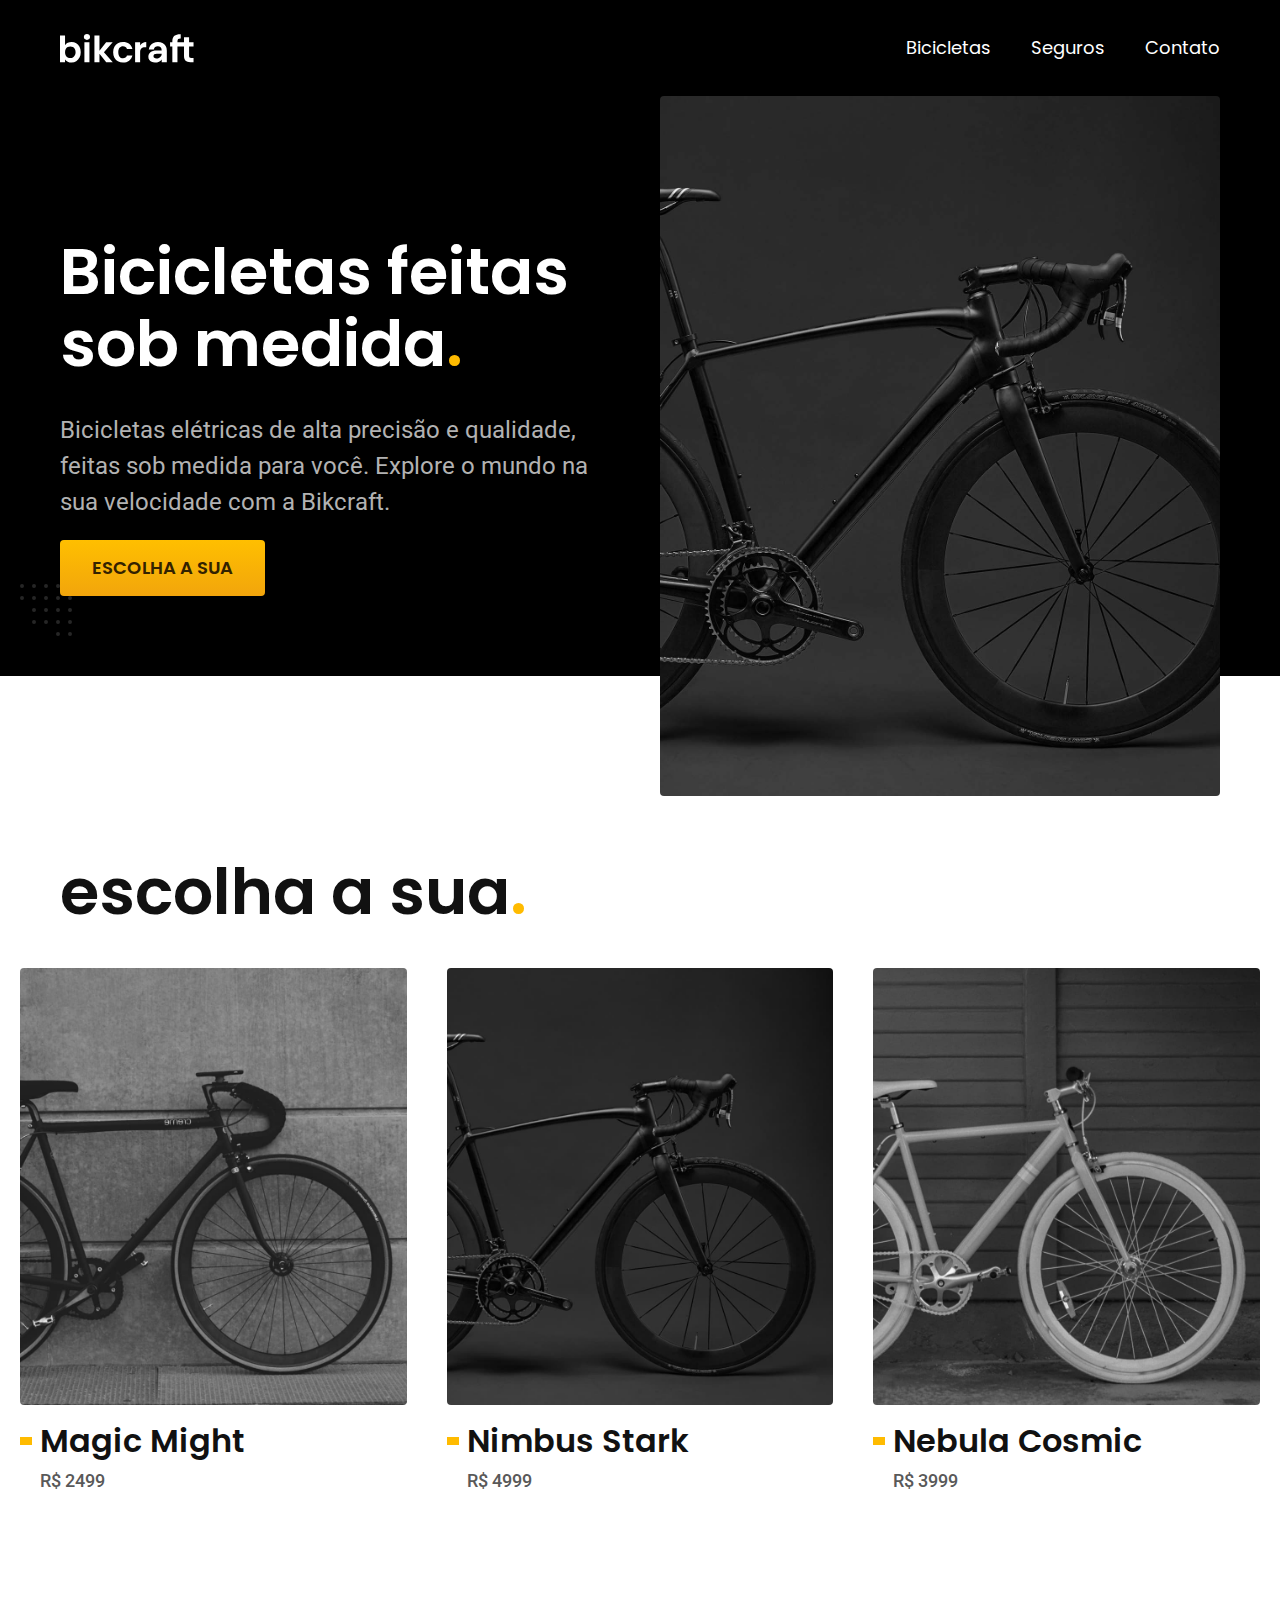
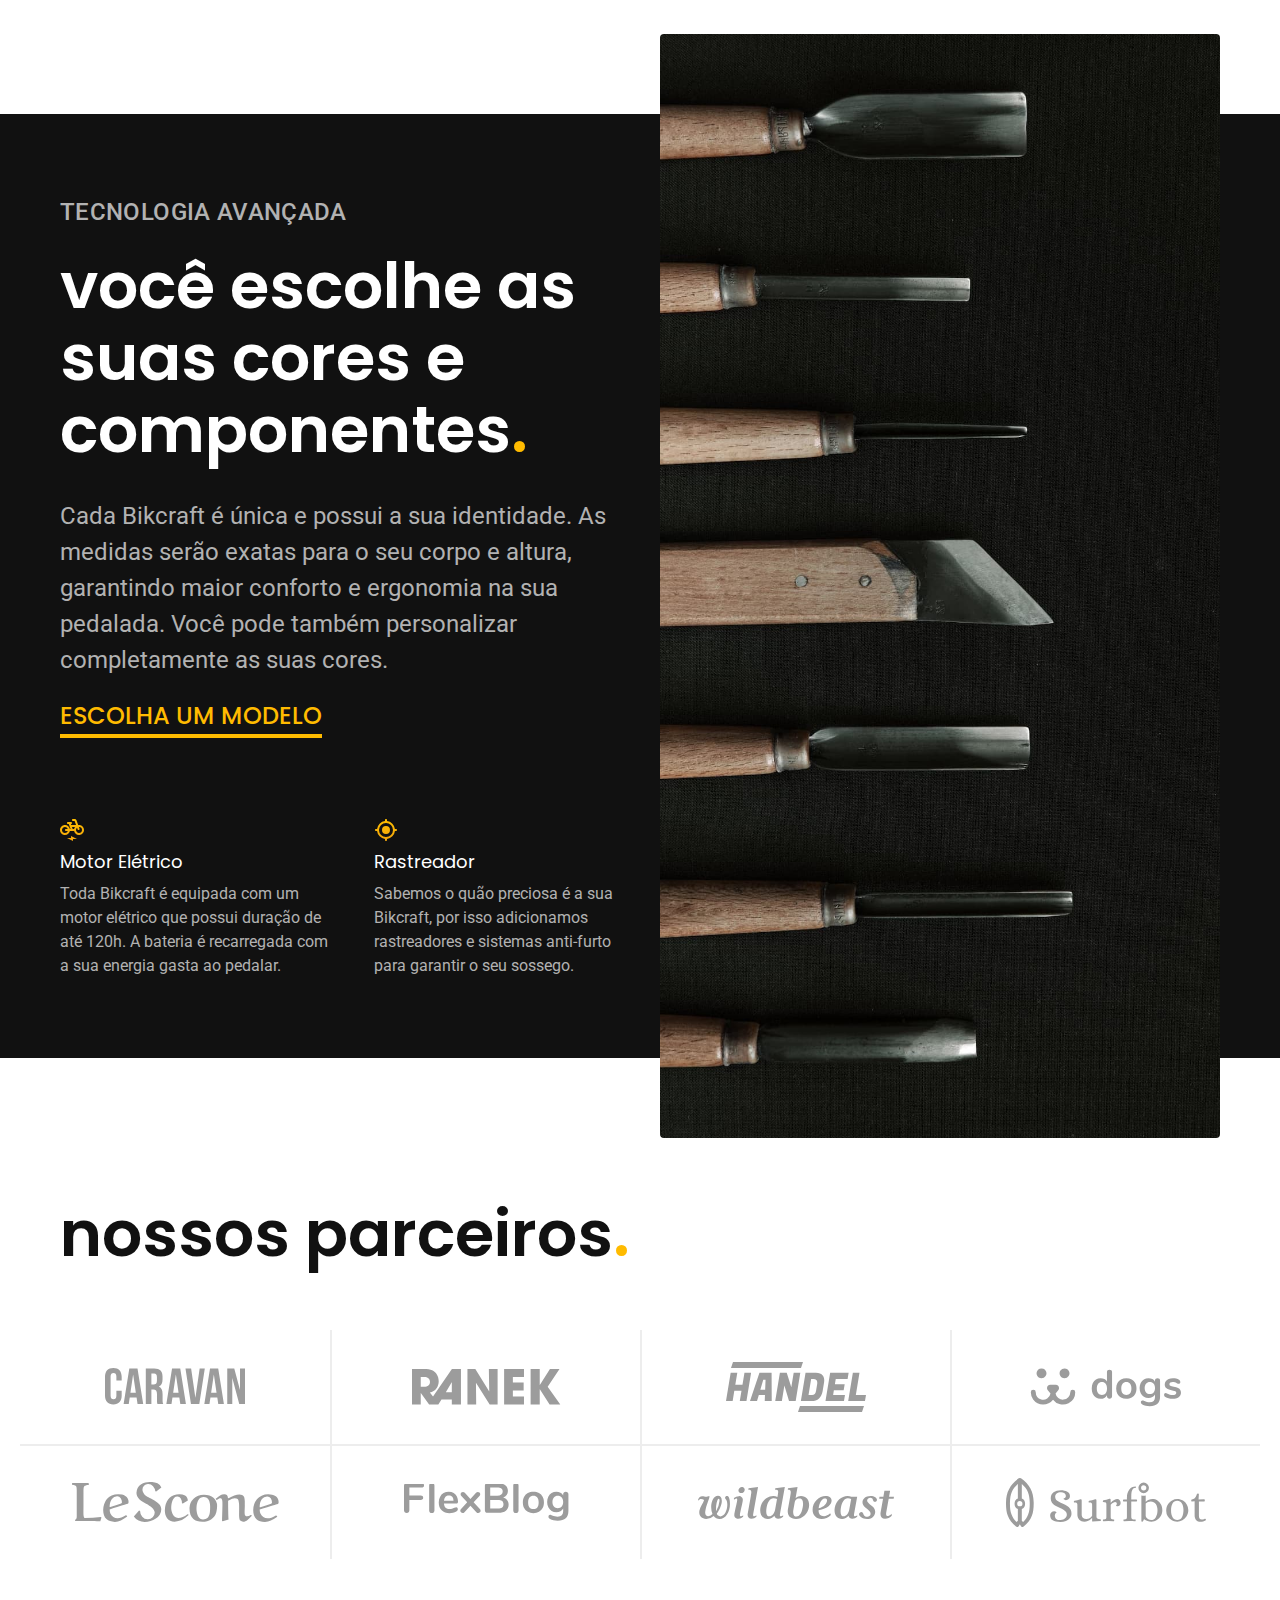
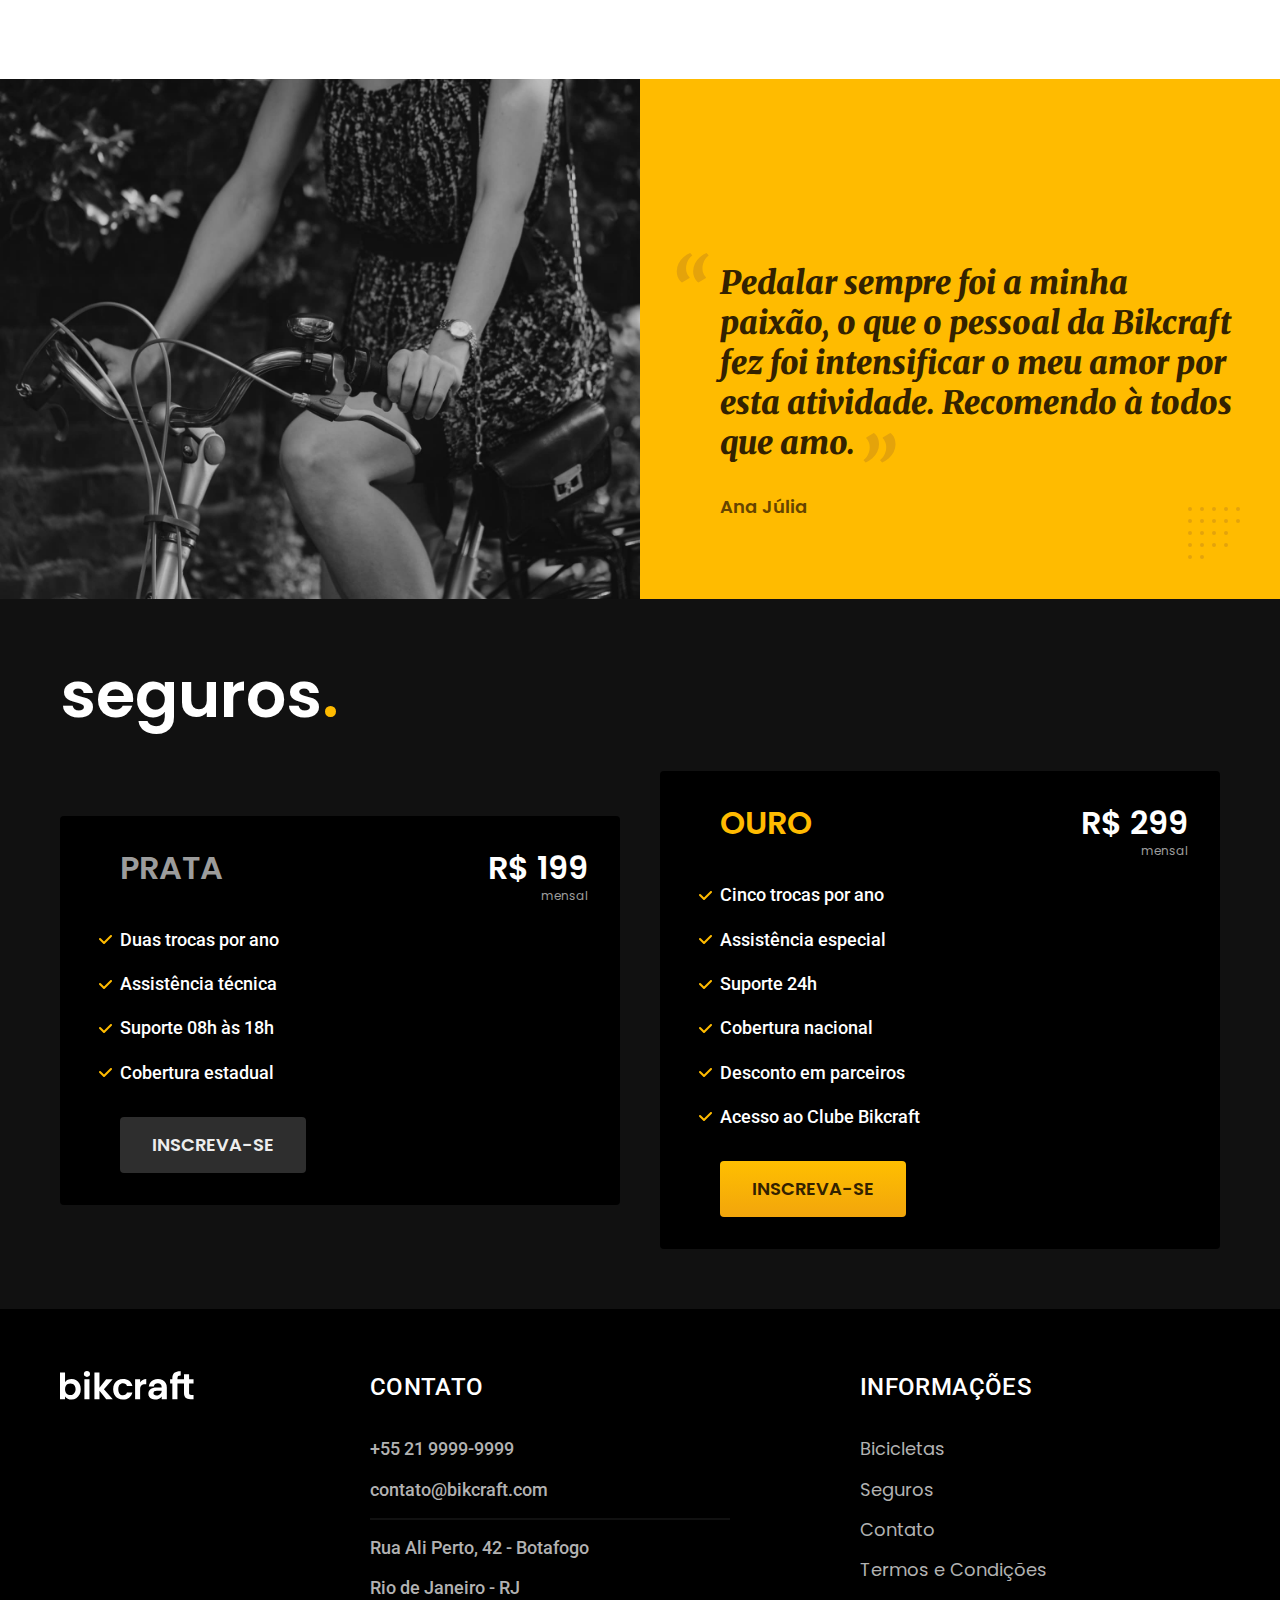
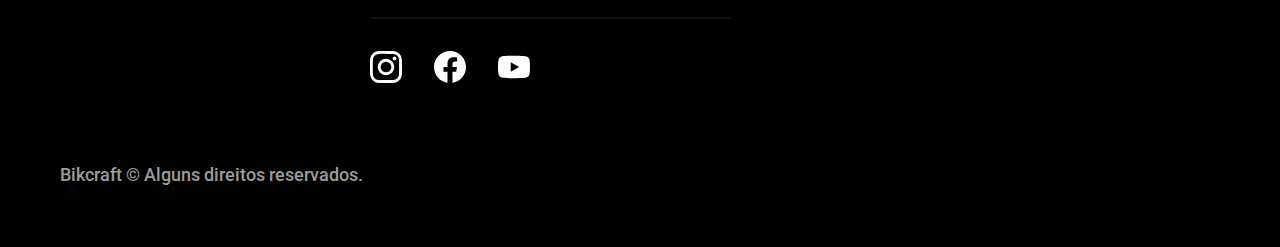
<file: index.html>
<!DOCTYPE html>
<html lang="pt-br">

<head>
  <meta charset="UTF-8">
  <meta name="viewport" content="width=device-width, initial-scale=1.0">

  <title>Bikcraft - Bicicletas Elétricas</title>
  <meta name="description" content="Bicicletas elétricas de alta precisão e qualidade, feitas sob medida para o cliente. Explore o mundo na sua velocidade com a Bikcraft.">

  <link rel="icon" href="./favicon.svg" type="image/svg+xml">
  <link rel="preload" href="./css/style.min.css" as="style">
  <link rel="stylesheet" href="./css/style.min.css">

  <script>document.documentElement.classList.add('js');</script>

  <link rel="preconnect" href="https://fonts.googleapis.com">
  <link rel="preconnect" href="https://fonts.gstatic.com" crossorigin>
  <link href="https://fonts.googleapis.com/css2?family=Merriweather:ital,wght@1,900&family=Poppins:wght@400;600&family=Roboto:wght@400;500&display=swap" rel="stylesheet">
</head>

<body>
  <header class="header-bg">
    <div class="header container">
      <a href="./">
        <img src="./img/bikcraft.svg" width="136" height="32" alt="Bikcraft">
      </a>

      <nav aria-label="primaria">
        <ul class="header-menu font-1-m cor-0">
          <li><a href="./bicicletas.html">Bicicletas</a></li>
          <li><a href="./seguros.html">Seguros</a></li>
          <li><a href="./contato.html">Contato</a></li>
        </ul>
      </nav>
    </div>
  </header>

  <main class="introducao-bg">
    <div class="introducao container">
      <div class="introducao-conteudo">
        <h1 class="font-1-xxl cor-0 fadeInDown" data-anime="200">Bicicletas feitas sob medida<span class="cor-p1">.</span></h1>
        <p class="font-2-l cor-5 fadeInDown" data-anime="400">Bicicletas elétricas de alta precisão e qualidade, feitas sob medida para você. Explore o mundo na sua velocidade com a Bikcraft.</p>
        <a class="botao fadeInDown" data-anime="600" href="./bicicletas.html">Escolha a sua</a>
      </div>
      <picture data-anime="800" class="fadeInDown">
        <source media="(max-width: 800px)" srcset="./img/bicicletas/nimbus.jpg">
        <img src="./img/fotos/introducao.jpg" width="1280" height="1600" alt="Bicicleta elétrica preta.">
      </picture>
    </div>
  </main>

  <article class="bicicletas-lista">
    <h2 class="container font-1-xxl">escolha a sua<span class="cor-p1">.</span></h2>

    <ul>
      <li>
        <a href="./bicicletas/magic.html">
          <img src="./img/bicicletas/magic-home.jpg" alt="Bicicleta preta" width="920" height="1040">
          <h3 class="font-1-xl">Magic Might</h3>
          <span class="font-2-m cor-8">R$ 2499</span>
        </a>
      </li>
      <li>
        <a href="./bicicletas/nimbus.html">
          <img src="./img/bicicletas/nimbus-home.jpg" alt="Bicicleta preta" width="920" height="1040">
          <h3 class="font-1-xl">Nimbus Stark</h3>
          <span class="font-2-m cor-8">R$ 4999</span>
        </a>
      </li>
      <li>
        <a href="./bicicletas/nebula.html">
          <img src="./img/bicicletas/nebula-home.jpg" alt="Bicicleta preta" width="920" height="1040">
          <h3 class="font-1-xl">Nebula Cosmic</h3>
          <span class="font-2-m cor-8">R$ 3999</span>
        </a>
      </li>
    </ul>
  </article>

  <article class="tecnologia-bg">
    <div class="tecnologia container">
      <div class="tecnologia-conteudo">
        <span class="font-2-l-b cor-5">Tecnologia Avançada</span>
        <h2 class="font-1-xxl cor-0">você escolhe as suas cores e componentes<span class="cor-p1">.</span></h2>
        <p class="font-2-l cor-5">Cada Bikcraft é única e possui a sua identidade. As medidas serão exatas para o seu corpo e altura, garantindo maior conforto e ergonomia na sua pedalada. Você pode também personalizar completamente as suas cores.</p>
        <a class="link" href="./bicicletas.html">Escolha um modelo</a>
        <div class="tecnologia-vantagens">
          <div>
            <img src="./img/icones/eletrica.svg" width="24" height="24" alt="">
            <h3 class="font-1-m cor-0">Motor Elétrico</h3>
            <p class="font-2-s cor-5">Toda Bikcraft é equipada com um motor elétrico que possui duração de até 120h. A bateria é recarregada com a sua energia gasta ao pedalar.</p>
          </div>
          <div>
            <img src="./img/icones/rastreador.svg" width="24" height="24" alt="">
            <h3 class="font-1-m cor-0">Rastreador</h3>
            <p class="font-2-s cor-5">Sabemos o quão preciosa é a sua Bikcraft, por isso adicionamos rastreadores e sistemas anti-furto para garantir o seu sossego.</p>
          </div>
        </div>
      </div>
      <div class="tecnologia-imagem">
        <img src="./img/fotos/tecnologia.jpg" width="1200" height="1920" alt="">
      </div>
    </div>
  </article>

  <section class="parceiros" aria-label="Nossos Parceiros">
    <h2 class="container font-1-xxl">nossos parceiros<span class="cor-p1">.</span></h2>

    <ul>
      <li><img src="./img/parceiros/caravan.svg" alt="Caravan" width="140" height="38"></li>
      <li><img src="./img/parceiros/ranek.svg" alt="Ranek" width="149" height="36"></li>
      <li><img src="./img/parceiros/handel.svg" alt="Handel" width="140" height="50"></li>
      <li><img src="./img/parceiros/dogs.svg" alt="Dogs" width="152" height="39"></li>
      <li><img src="./img/parceiros/lescone.svg" alt="LeScone" width="208" height="41"></li>
      <li><img src="./img/parceiros/flexblog.svg" alt="FlexBlog" width="165" height="38"></li>
      <li><img src="./img/parceiros/wildbeast.svg" alt="Wildbeast" width="196" height="34"></li>
      <li><img src="./img/parceiros/surfbot.svg" alt="Surfbot" width="200" height="49"></li>
    </ul>
  </section>

  <section class="depoimento" aria-label="Depoimento">
    <div>
      <img src="./img/fotos/depoimento.jpg" width="1560" height="1360" alt="Pessoa pedalando uma bicicleta Bikcraft">
    </div>
    <div class="depoimento-conteudo">
      <blockquote class="font-1-xl cor-p5">
        <p>Pedalar sempre foi a minha paixão, o que o pessoal da Bikcraft fez foi intensificar o meu amor por esta atividade. Recomendo à todos que amo.</p>
      </blockquote>
      <span class="font-1-m-b cor-p4">Ana Júlia</span>
    </div>
  </section>

  <article class="seguros-bg">
    <div class="seguros container">
      <h2 class="font-1-xxl cor-0">seguros<span class="cor-p1">.</span></h2>
      <div class="seguros-item">
        <h3 class="font-1-xl cor-6">PRATA</h3>
        <span class="font-1-xl cor-0">R$ 199 <span class="font-1-xs cor-6">mensal</span></span>
        <ul class="font-2-m cor-0">
          <li>Duas trocas por ano</li>
          <li>Assistência técnica</li>
          <li>Suporte 08h às 18h</li>
          <li>Cobertura estadual</li>
        </ul>
        <a class="botao secundario" href="./orcamento.html?tipo=seguro&produto=prata">Inscreva-se</a>
      </div>

      <div class="seguros-item">
        <h3 class="font-1-xl cor-p1">OURO</h3>
        <span class="font-1-xl cor-0">R$ 299 <span class="font-1-xs cor-6">mensal</span></span>
        <ul class="font-2-m cor-0">
          <li>Cinco trocas por ano</li>
          <li>Assistência especial</li>
          <li>Suporte 24h</li>
          <li>Cobertura nacional</li>
          <li>Desconto em parceiros</li>
          <li>Acesso ao Clube Bikcraft</li>
        </ul>
        <a class="botao" href="./orcamento.html?tipo=seguro&produto=ouro">Inscreva-se</a>
      </div>
    </div>
  </article>

  <footer class="footer-bg">
    <div class="footer container">
      <img src="./img/bikcraft.svg" width="136" height="32" alt="Bikcraft">
      <div class="footer-contato">
        <h3 class="font-2-l-b cor-0">Contato</h3>
        <ul class="font-2-m cor-5">
          <li><a href="tel:+552199999999">+55 21 9999-9999</a></li>
          <li><a href="mailto:contato@bikcraft.com">contato@bikcraft.com</a></li>
          <li>Rua Ali Perto, 42 - Botafogo</li>
          <li>Rio de Janeiro - RJ</li>
        </ul>
        <div class="footer-redes">
          <a href="./">
            <img src="./img/redes/instagram.svg" width="32" height="32" alt="Instagram">
          </a>
          <a href="./">
            <img src="./img/redes/facebook.svg" width="32" height="32" alt="Facebook">
          </a>
          <a href="./">
            <img src="./img/redes/youtube.svg" width="32" height="32" alt="Youtube">
          </a>
        </div>
      </div>
      <div class="footer-informacoes">
        <h3 class="font-2-l-b cor-0">Informações</h3>
        <nav>
          <ul class="font-1-m cor-5">
            <li><a href="./bicicletas.html">Bicicletas</a></li>
            <li><a href="./seguros.html">Seguros</a></li>
            <li><a href="./contato.html">Contato</a></li>
            <li><a href="./termos.html">Termos e Condições</a></li>
          </ul>
        </nav>
      </div>
      <p class="footer-copy font-2-m cor-6">Bikcraft © Alguns direitos reservados.</p>
    </div>
  </footer>

  <script src="./js/plugins/simple-anime.js"></script>
  <script src="./js/script.js"></script>
</body>

</html>
</file>
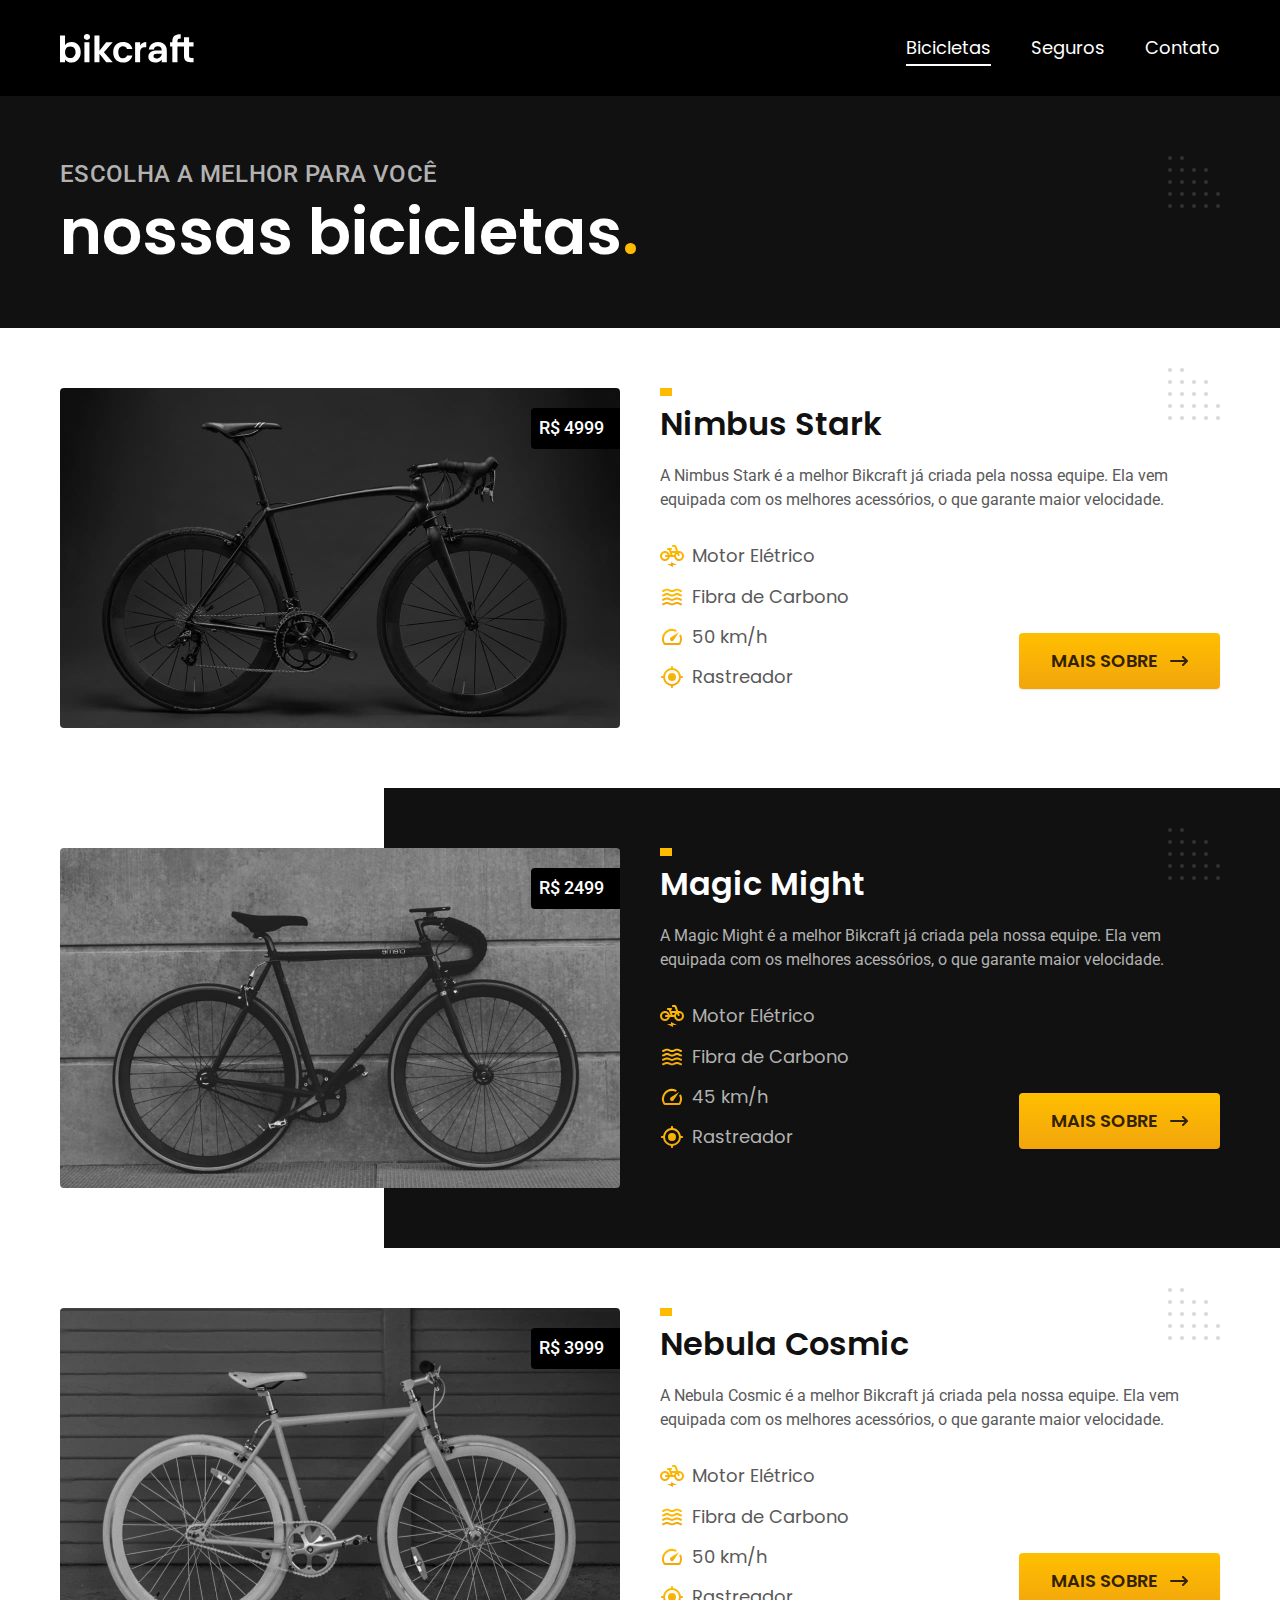
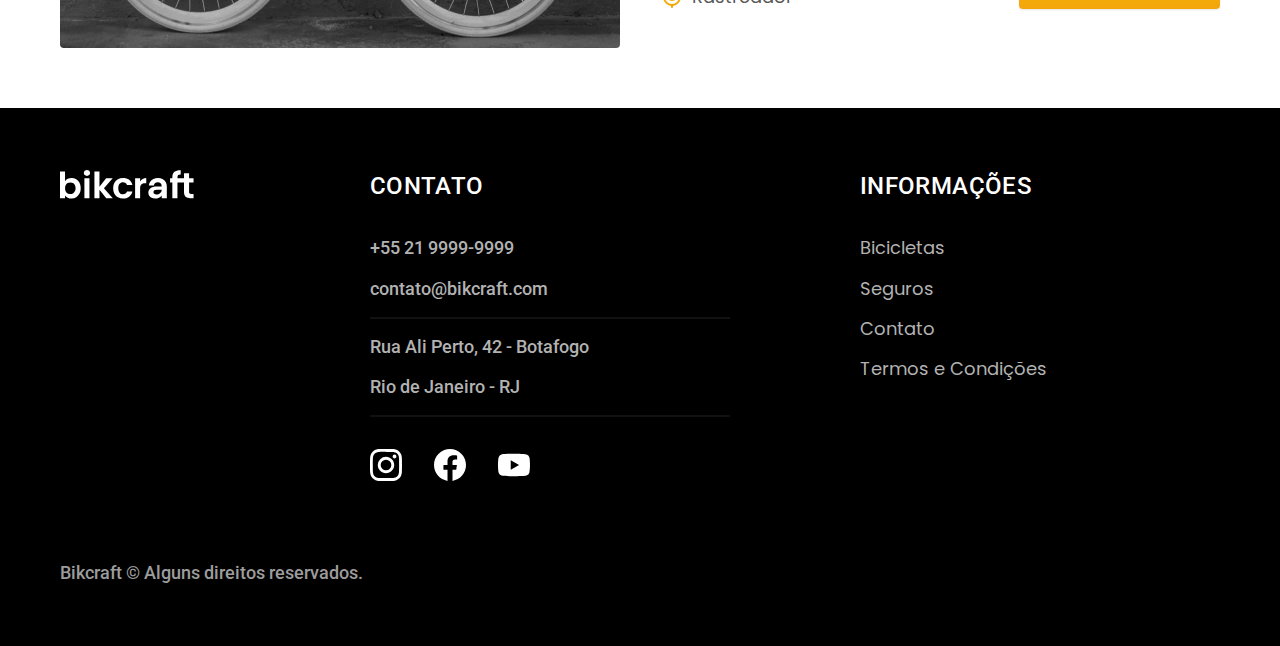
<file: bicicletas.html>
<!DOCTYPE html>
<html lang="pt-br">

<head>
  <meta charset="UTF-8">
  <meta name="viewport" content="width=device-width, initial-scale=1.0">

  <title>Bicicletas | Bikcraft</title>
  <meta name="description" content="Bicicletas">

  <link rel="icon" href="./favicon.svg" type="image/svg+xml">
  <link rel="preload" href="./css/style.min.css" as="style">
  <link rel="stylesheet" href="./css/style.min.css">
  <script>document.documentElement.classList.add('js');</script>

  <link rel="preconnect" href="https://fonts.googleapis.com">
  <link rel="preconnect" href="https://fonts.gstatic.com" crossorigin>
  <link href="https://fonts.googleapis.com/css2?family=Merriweather:ital,wght@1,900&family=Poppins:wght@400;600&family=Roboto:wght@400;500&display=swap" rel="stylesheet">
</head>

<body id="bicicletas">
  <header class="header-bg">
    <div class="header container">
      <a href="./">
        <img src="./img/bikcraft.svg" alt="Bikcraft">
      </a>

      <nav aria-label="primaria">
        <ul class="header-menu font-1-m cor-0">
          <li><a href="./bicicletas.html">Bicicletas</a></li>
          <li><a href="./seguros.html">Seguros</a></li>
          <li><a href="./contato.html">Contato</a></li>
        </ul>
      </nav>
    </div>
  </header>

  <main>
    <div class="titulo-bg">
      <div class="titulo container">
        <p class="font-2-l-b cor-5">Escolha a melhor para você</p>
        <h1 class="font-1-xxl cor-0">nossas bicicletas<span class="cor-p1">.</span></h1>
      </div>
    </div>

    <div class="bicicletas container">
      <div class="bicicletas-imagem">
        <img src="./img/bicicletas/nimbus.jpg" alt="Bicicleta preta">
        <span class="font-2-m cor-0">R$ 4999</span>
      </div>
      <div class="bicicletas-conteudo">
        <h2 class="font-1-xl">Nimbus Stark</h2>
        <p class="font-2-s cor-8">A Nimbus Stark é a melhor Bikcraft já criada pela nossa equipe. Ela vem equipada com os melhores acessórios, o que garante maior velocidade.</p>
        <ul class="font-1-m cor-8">
          <li>
            <img src="./img/icones/eletrica.svg" alt="">
            Motor Elétrico
          </li>
          <li>
            <img src="./img/icones/carbono.svg" alt="">
            Fibra de Carbono
          </li>
          <li>
            <img src="./img/icones/velocidade.svg" alt="">
            50 km/h
          </li>
          <li>
            <img src="./img/icones/rastreador.svg" alt="">
            Rastreador
          </li>
        </ul>
        <a class="botao seta" href="./bicicletas/nimbus.html">Mais Sobre</a>
      </div>
    </div>

    <div class="bicicletas-bg">
      <div class="bicicletas container">
        <div class="bicicletas-imagem">
          <img src="./img/bicicletas/magic.jpg" alt="Bicicleta preta">
          <span class="font-2-m cor-0">R$ 2499</span>
        </div>
        <div class="bicicletas-conteudo">
          <h2 class="font-1-xl cor-0">Magic Might</h2>
          <p class="font-2-s cor-5">A Magic Might é a melhor Bikcraft já criada pela nossa equipe. Ela vem equipada com os melhores acessórios, o que garante maior velocidade.</p>
          <ul class="font-1-m cor-5">
            <li>
              <img src="./img/icones/eletrica.svg" alt="">
              Motor Elétrico
            </li>
            <li>
              <img src="./img/icones/carbono.svg" alt="">
              Fibra de Carbono
            </li>
            <li>
              <img src="./img/icones/velocidade.svg" alt="">
              45 km/h
            </li>
            <li>
              <img src="./img/icones/rastreador.svg" alt="">
              Rastreador
            </li>
          </ul>
          <a class="botao seta" href="./bicicletas/magic.html">Mais Sobre</a>
        </div>
      </div>
    </div>

    <div class="bicicletas container">
      <div class="bicicletas-imagem">
        <img src="./img/bicicletas/nebula.jpg" alt="Bicicleta preta">
        <span class="font-2-m cor-0">R$ 3999</span>
      </div>
      <div class="bicicletas-conteudo">
        <h2 class="font-1-xl">Nebula Cosmic</h2>
        <p class="font-2-s cor-8">A Nebula Cosmic é a melhor Bikcraft já criada pela nossa equipe. Ela vem equipada com os melhores acessórios, o que garante maior velocidade.</p>
        <ul class="font-1-m cor-8">
          <li>
            <img src="./img/icones/eletrica.svg" alt="">
            Motor Elétrico
          </li>
          <li>
            <img src="./img/icones/carbono.svg" alt="">
            Fibra de Carbono
          </li>
          <li>
            <img src="./img/icones/velocidade.svg" alt="">
            50 km/h
          </li>
          <li>
            <img src="./img/icones/rastreador.svg" alt="">
            Rastreador
          </li>
        </ul>
        <a class="botao seta" href="./bicicletas/nebula.html">Mais Sobre</a>
      </div>
    </div>

  </main>

  <footer class="footer-bg">
    <div class="footer container">
      <img src="./img/bikcraft.svg" alt="Bikcraft">
      <div class="footer-contato">
        <h3 class="font-2-l-b cor-0">Contato</h3>
        <ul class="font-2-m cor-5">
          <li><a href="tel:+552199999999">+55 21 9999-9999</a></li>
          <li><a href="mailto:contato@bikcraft.com">contato@bikcraft.com</a></li>
          <li>Rua Ali Perto, 42 - Botafogo</li>
          <li>Rio de Janeiro - RJ</li>
        </ul>
        <div class="footer-redes">
          <a href="./">
            <img src="./img/redes/instagram.svg" alt="Instagram">
          </a>
          <a href="./">
            <img src="./img/redes/facebook.svg" alt="Facebook">
          </a>
          <a href="./">
            <img src="./img/redes/youtube.svg" alt="Youtube">
          </a>
        </div>
      </div>
      <div class="footer-informacoes">
        <h3 class="font-2-l-b cor-0">Informações</h3>
        <nav>
          <ul class="font-1-m cor-5">
            <li><a href="./bicicletas.html">Bicicletas</a></li>
            <li><a href="./seguros.html">Seguros</a></li>
            <li><a href="./contato.html">Contato</a></li>
            <li><a href="./termos.html">Termos e Condições</a></li>
          </ul>
        </nav>
      </div>
      <p class="footer-copy font-2-m cor-6">Bikcraft © Alguns direitos reservados.</p>
    </div>
  </footer>
  <script src="./js/script.js"></script>
</body>

</html>
</file>
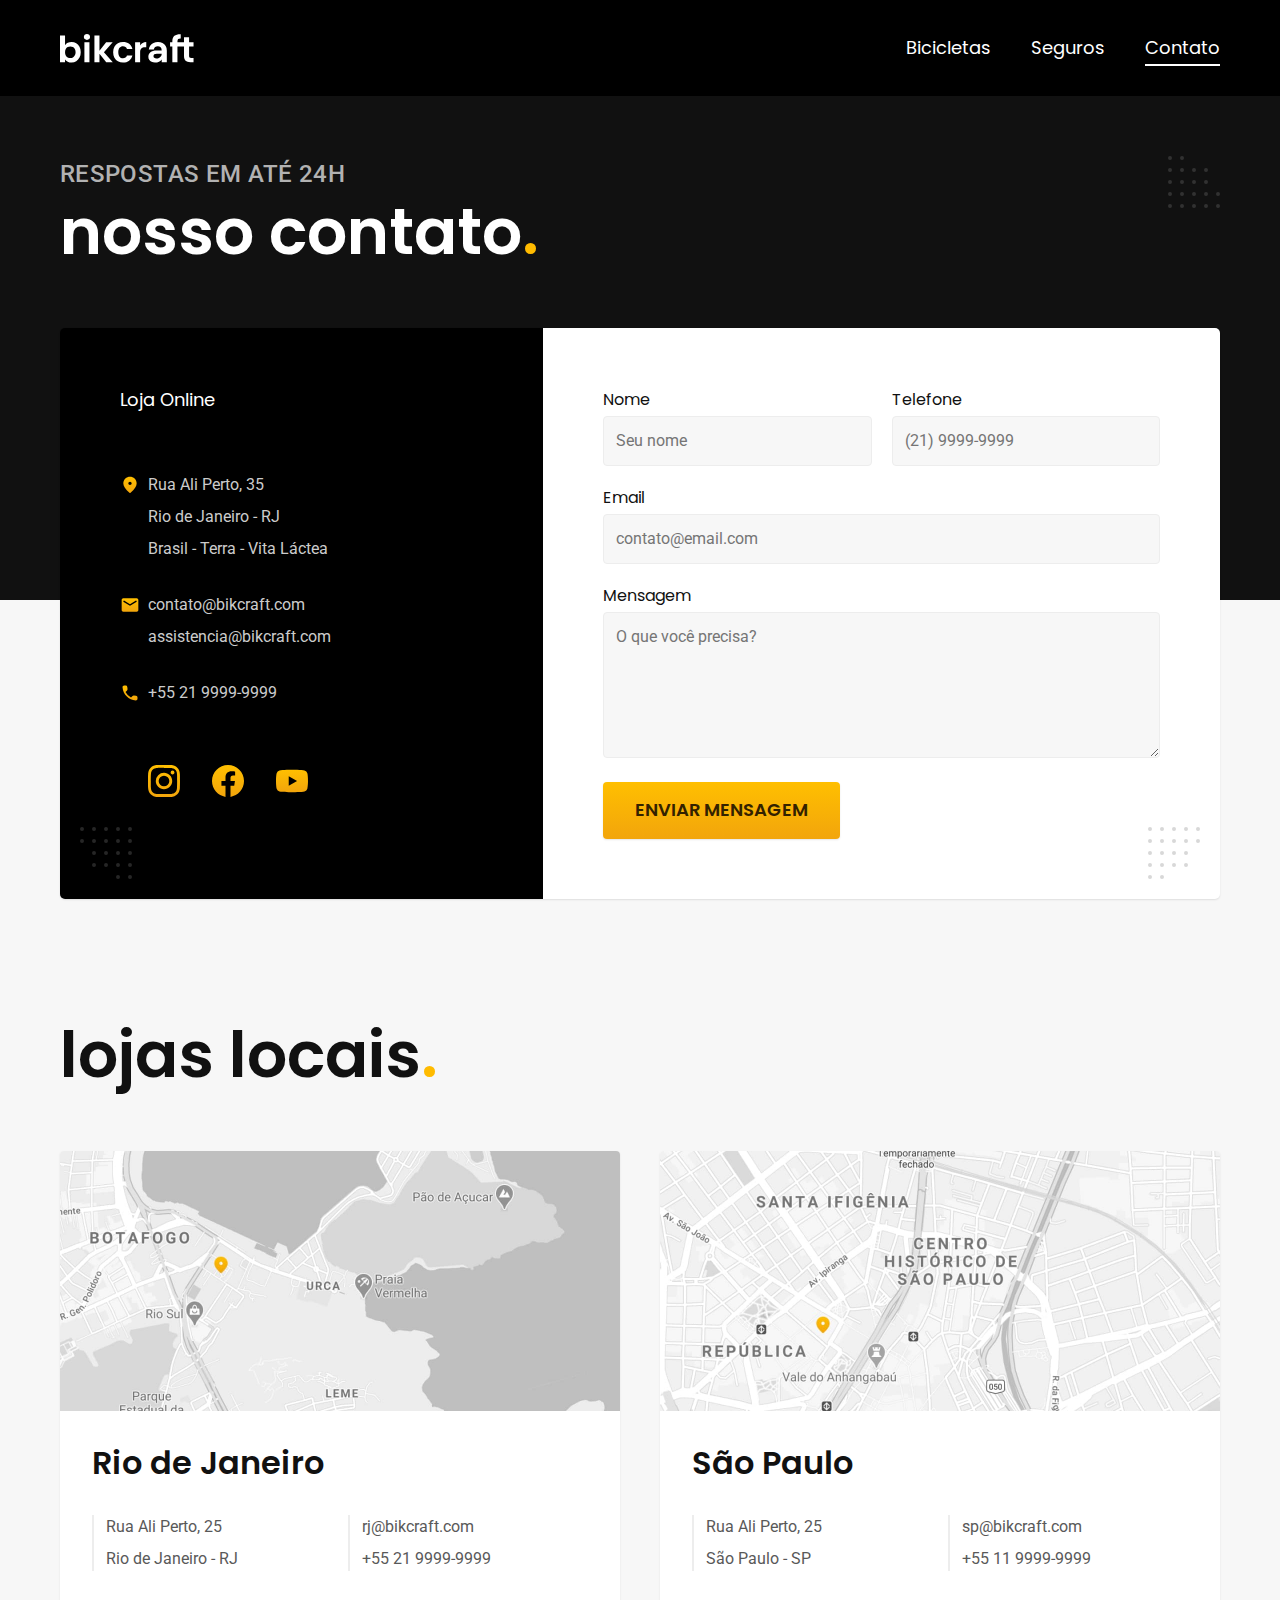
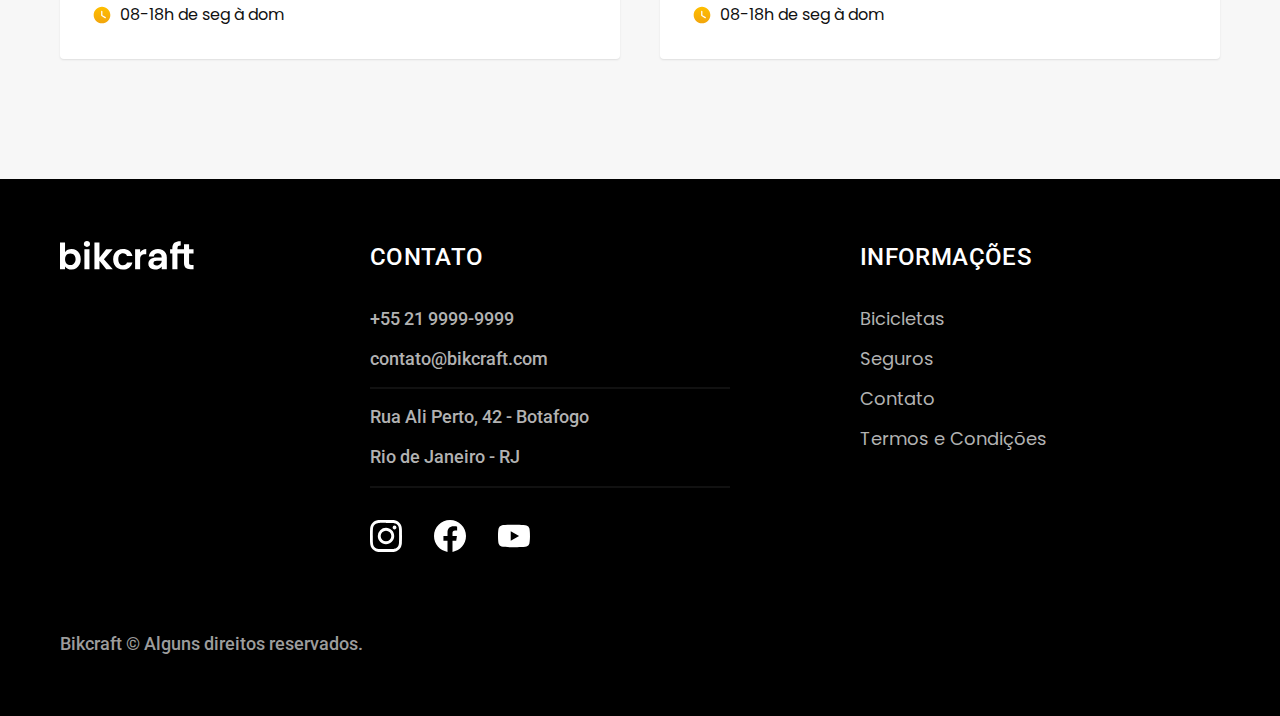
<file: contato.html>
<!DOCTYPE html>
<html lang="pt-br">

<head>
  <meta charset="UTF-8">
  <meta name="viewport" content="width=device-width, initial-scale=1.0">

  <title>Contato | Bikcraft</title>
  <meta name="description" content="Contato.">

  <link rel="icon" href="./favicon.svg" type="image/svg+xml">
  <link rel="preload" href="./css/style.min.css" as="style">
  <link rel="stylesheet" href="./css/style.min.css">
  <script>document.documentElement.classList.add('js');</script>

  <link rel="preconnect" href="https://fonts.googleapis.com">
  <link rel="preconnect" href="https://fonts.gstatic.com" crossorigin>
  <link href="https://fonts.googleapis.com/css2?family=Merriweather:ital,wght@1,900&family=Poppins:wght@400;600&family=Roboto:wght@400;500&display=swap" rel="stylesheet">
</head>

<body id="contato">
  <header class="header-bg">
    <div class="header container">
      <a href="./">
        <img src="./img/bikcraft.svg" alt="Bikcraft">
      </a>

      <nav aria-label="primaria">
        <ul class="header-menu font-1-m cor-0">
          <li><a href="./bicicletas.html">Bicicletas</a></li>
          <li><a href="./seguros.html">Seguros</a></li>
          <li><a href="./contato.html">Contato</a></li>
        </ul>
      </nav>
    </div>
  </header>

  <main>
    <div class="titulo-bg">
      <div class="titulo container">
        <p class="font-2-l-b cor-5">Respostas em até 24h</p>
        <h1 class="font-1-xxl cor-0">nosso contato<span class="cor-p1">.</span></h1>
      </div>
    </div>

    <div class="contato container">
      <section class="contato-dados" aria-label="Endereço">
        <h2 class="font-1-m cor-0">Loja Online</h2>
        <div class="contato-endereco font-2-s cor-4">
          <p>Rua Ali Perto, 35</p>
          <p>Rio de Janeiro - RJ</p>
          <p>Brasil - Terra - Vita Láctea</p>
        </div>
        <address class="contato-meios font-2-s cor-4">
          <a href="mailto:contato@bikcraft.com">contato@bikcraft.com</a>
          <a href="mailto:assistencia@bikcraft.com">assistencia@bikcraft.com</a>
          <a href="tel:+552199999999">+55 21 9999-9999</a>
        </address>
        <div class="contato-redes">
          <a href="./">
            <img src="./img/redes/instagram-p.svg" alt="Instagram">
          </a>
          <a href="./">
            <img src="./img/redes/facebook-p.svg" alt="Facebook">
          </a>
          <a href="./">
            <img src="./img/redes/youtube-p.svg" alt="Youtube">
          </a>
        </div>
      </section>
      <section class="contato-formulario" aria-label="Formulário">
        <form class="form" action="./enviar.php" method="post">
          <div>
            <label for="nome">Nome</label>
            <input type="text" id="nome" name="nome" placeholder="Seu nome">
          </div>
          <div>
            <label for="telefone">Telefone</label>
            <input type="text" id="telefone" name="telefone" placeholder="(21) 9999-9999">
          </div>
          <div class="col-2">
            <label for="email">Email</label>
            <input type="email" id="email" name="email" placeholder="contato@email.com" required>
          </div>
          <div class="col-2">
            <label for="mensagem">Mensagem</label>
            <textarea rows="5" id="mensagem" name="mensagem" placeholder="O que você precisa?"></textarea>
          </div>
          <button class="botao col-2">Enviar Mensagem</button>
        </form>
      </section>
    </div>
  </main>

  <article class="lojas container">
    <h2 class="font-1-xxl">lojas locais<span class="cor-p1">.</span></h2>
    <div class="lojas-item">
      <img src="./img/lojas/rj.jpg" alt="mapa marcando o endereço em Rua Ali Perto, 25 - Rio de Janeiro - RJ">
      <div class="lojas-conteudo">
        <h3 class="font-1-xl">Rio de Janeiro</h3>
        <div class="lojas-dados font-2-s cor-8">
          <p>Rua Ali Perto, 25</p>
          <p>Rio de Janeiro - RJ</p>
        </div>
        <div class="lojas-dados font-2-s cor-8">
          <a href="mailto:rj@bikcraft.com">rj@bikcraft.com</a>
          <a href="tel:+552199999999">+55 21 9999-9999</a>
        </div>
        <p class="lojas-tempo font-1-s"><img src="./img/icones/horario.svg" alt="">08-18h de seg à dom</p>
      </div>
    </div>

    <div class="lojas-item">
      <img src="./img/lojas/sp.jpg" alt="mapa marcando o endereço em Rua Ali Perto, 25 - São Paulo - SP">
      <div class="lojas-conteudo">
        <h3 class="font-1-xl">São Paulo</h3>
        <div class="lojas-dados font-2-s cor-8">
          <p>Rua Ali Perto, 25</p>
          <p>São Paulo - SP</p>
        </div>
        <div class="lojas-dados font-2-s cor-8">
          <a href="mailto:sp@bikcraft.com">sp@bikcraft.com</a>
          <a href="tel:+551199999999">+55 11 9999-9999</a>
        </div>
        <p class="lojas-tempo font-1-s"><img src="./img/icones/horario.svg" alt="">08-18h de seg à dom</p>
      </div>
    </div>
  </article>

  <footer class="footer-bg">
    <div class="footer container">
      <img src="./img/bikcraft.svg" alt="Bikcraft">
      <div class="footer-contato">
        <h3 class="font-2-l-b cor-0">Contato</h3>
        <ul class="font-2-m cor-5">
          <li><a href="tel:+552199999999">+55 21 9999-9999</a></li>
          <li><a href="mailto:contato@bikcraft.com">contato@bikcraft.com</a></li>
          <li>Rua Ali Perto, 42 - Botafogo</li>
          <li>Rio de Janeiro - RJ</li>
        </ul>
        <div class="footer-redes">
          <a href="./">
            <img src="./img/redes/instagram.svg" alt="Instagram">
          </a>
          <a href="./">
            <img src="./img/redes/facebook.svg" alt="Facebook">
          </a>
          <a href="./">
            <img src="./img/redes/youtube.svg" alt="Youtube">
          </a>
        </div>
      </div>
      <div class="footer-informacoes">
        <h3 class="font-2-l-b cor-0">Informações</h3>
        <nav>
          <ul class="font-1-m cor-5">
            <li><a href="./bicicletas.html">Bicicletas</a></li>
            <li><a href="./seguros.html">Seguros</a></li>
            <li><a href="./contato.html">Contato</a></li>
            <li><a href="./termos.html">Termos e Condições</a></li>
          </ul>
        </nav>
      </div>
      <p class="footer-copy font-2-m cor-6">Bikcraft © Alguns direitos reservados.</p>
    </div>
  </footer>
  <script src="./js/script.js"></script>
  <script src="./js/formulario.js"></script>
</body>

</html>
</file>
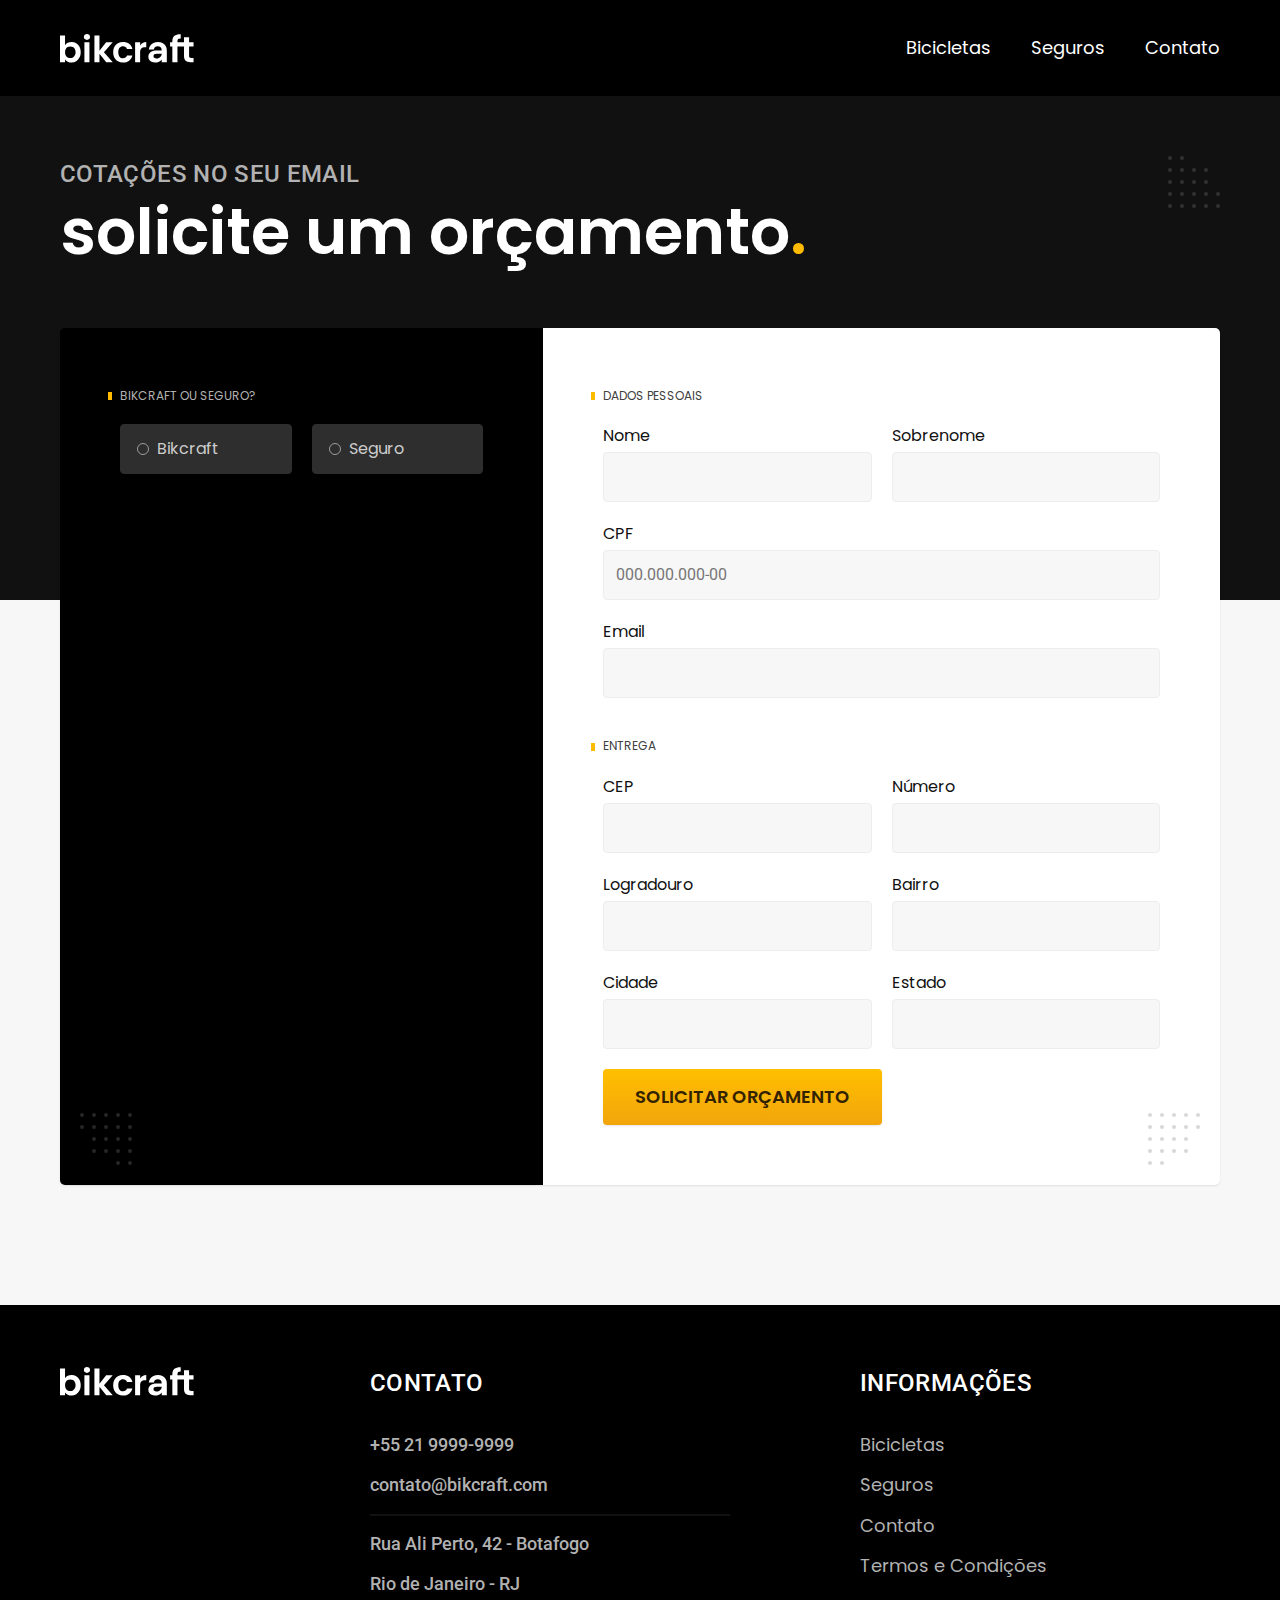
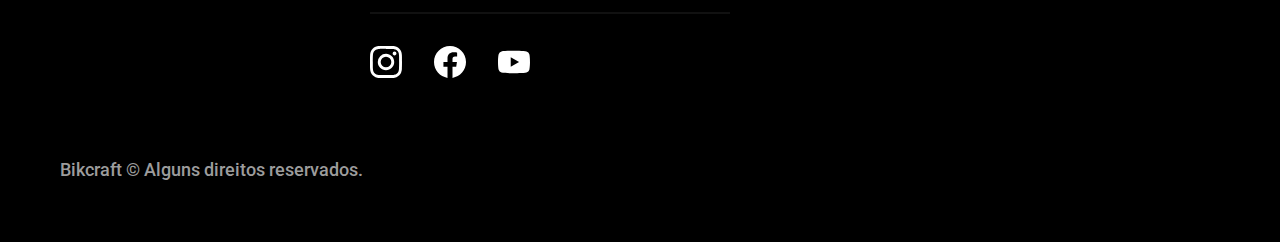
<file: orcamento.html>
<!DOCTYPE html>
<html lang="pt-br">

<head>
  <meta charset="UTF-8">
  <meta name="viewport" content="width=device-width, initial-scale=1.0">

  <title>Orçamento | Bikcraft</title>
  <meta name="description" content="Orçamento.">

  <link rel="icon" href="./favicon.svg" type="image/svg+xml">
  <link rel="preload" href="./css/style.min.css" as="style">
  <link rel="stylesheet" href="./css/style.min.css">
  <script>document.documentElement.classList.add('js');</script>

  <link rel="preconnect" href="https://fonts.googleapis.com">
  <link rel="preconnect" href="https://fonts.gstatic.com" crossorigin>
  <link href="https://fonts.googleapis.com/css2?family=Merriweather:ital,wght@1,900&family=Poppins:wght@400;600&family=Roboto:wght@400;500&display=swap" rel="stylesheet">
</head>

<body id="orcamento">
  <header class="header-bg">
    <div class="header container">
      <a href="./">
        <img src="./img/bikcraft.svg" alt="Bikcraft">
      </a>

      <nav aria-label="primaria">
        <ul class="header-menu font-1-m cor-0">
          <li><a href="./bicicletas.html">Bicicletas</a></li>
          <li><a href="./seguros.html">Seguros</a></li>
          <li><a href="./contato.html">Contato</a></li>
        </ul>
      </nav>
    </div>
  </header>

  <main>
    <div class="titulo-bg">
      <div class="titulo container">
        <p class="font-2-l-b cor-5">Cotações no seu email</p>
        <h1 class="font-1-xxl cor-0">solicite um orçamento<span class="cor-p1">.</span></h1>
      </div>
    </div>

    <form class="orcamento container" action="./enviar.php" method="post">
      <div class="orcamento-produto">
        <h2 class="font-1-xs cor-5">Bikcraft ou Seguro?</h2>

        <input type="radio" name="tipo" value="bikcraft" id="bikcraft">
        <label for="bikcraft">Bikcraft</label>

        <input type="radio" name="tipo" value="seguro" id="seguro">
        <label for="seguro">Seguro</label>

        <div class="orcamento-conteudo" id="orcamento-bikcraft">
          <h2 class="font-1-xs cor-5">Escolha a sua</h2>

          <input type="radio" name="produto" value="nimbus" id="nimbus">
          <label for="nimbus">Nimbus Stark <span>R$ 4999</span></label>
          <div class="orcamento-detalhes">
            <ul class="font-1-xs cor-8">
              <li><img src="./img/icones/eletrica.svg" alt=""> Motor Elétrico</li>
              <li><img src="./img/icones/carbono.svg" alt=""> Fibra de Carbono</li>
              <li><img src="./img/icones/velocidade.svg" alt=""> 50 km/h</li>
              <li><img src="./img/icones/rastreador.svg" alt=""> Rastreador</li>
            </ul>
            <img src="./img/bicicletas/nimbus.jpg" alt="Bicicleta preta">
          </div>

          <input type="radio" name="produto" value="magic" id="magic">
          <label for="magic">Magic Might <span>R$ 2499</span></label>
          <div class="orcamento-detalhes">
            <ul class="font-1-xs cor-8">
              <li><img src="./img/icones/eletrica.svg" alt=""> Motor Elétrico</li>
              <li><img src="./img/icones/carbono.svg" alt=""> Fibra de Carbono</li>
              <li><img src="./img/icones/velocidade.svg" alt=""> 45 km/h</li>
              <li><img src="./img/icones/rastreador.svg" alt=""> Rastreador</li>
            </ul>
            <img src="./img/bicicletas/magic.jpg" alt="Bicicleta preta">
          </div>

          <input type="radio" name="produto" value="nebula" id="nebula">
          <label for="nebula">Nebula Cosmic <span>R$ 3999</span></label>
          <div class="orcamento-detalhes">
            <ul class="font-1-xs cor-8">
              <li><img src="./img/icones/eletrica.svg" alt=""> Motor Elétrico</li>
              <li><img src="./img/icones/carbono.svg" alt=""> Fibra de Carbono</li>
              <li><img src="./img/icones/velocidade.svg" alt=""> 40 km/h</li>
              <li><img src="./img/icones/rastreador.svg" alt=""> Rastreador</li>
            </ul>
            <img src="./img/bicicletas/nebula.jpg" alt="Bicicleta branca">
          </div>

        </div>

        <div class="orcamento-conteudo" id="orcamento-seguro">
          <h2 class="font-1-xs cor-5">Escolha o plano</h2>

          <input type="radio" name="produto" value="prata" id="prata">
          <label for="prata">Prata <span>R$ 199</span></label>

          <input type="radio" name="produto" value="ouro" id="ouro">
          <label for="ouro">Ouro <span>R$ 299</span></label>
        </div>
      </div>
      <div class="orcamento-dados form">
        <h2 class="font-1-xs cor-9 col-2">dados pessoais</h2>
        <div>
          <label for="nome">Nome</label>
          <input type="text" id="nome" name="nome">
        </div>
        <div>
          <label for="sobrenome">Sobrenome</label>
          <input type="text" id="sobrenome" name="sobrenome">
        </div>
        <div class="col-2">
          <label for="cpf">CPF</label>
          <input type="text" id="cpf" name="cpf" placeholder="000.000.000-00">
        </div>
        <div class="col-2">
          <label for="email">Email</label>
          <input type="email" id="email" name="email" required>
        </div>
        <h2 class="font-1-xs cor-9 col-2">entrega</h2>
        <div>
          <label for="cep">CEP</label>
          <input type="text" id="cep" name="cep">
        </div>
        <div>
          <label for="numero">Número</label>
          <input type="text" id="numero" name="numero">
        </div>
        <div>
          <label for="logradouro">Logradouro</label>
          <input type="text" id="logradouro" name="logradouro">
        </div>
        <div>
          <label for="bairro">Bairro</label>
          <input type="text" id="bairro" name="bairro">
        </div>
        <div>
          <label for="cidade">Cidade</label>
          <input type="text" id="cidade" name="cidade">
        </div>
        <div>
          <label for="estado">Estado</label>
          <input type="text" id="estado" name="estado">
        </div>
        <button class="botao col-2">Solicitar Orçamento</button>
      </div>
    </form>
  </main>

  <footer class="footer-bg">
    <div class="footer container">
      <img src="./img/bikcraft.svg" alt="Bikcraft">
      <div class="footer-contato">
        <h3 class="font-2-l-b cor-0">Contato</h3>
        <ul class="font-2-m cor-5">
          <li><a href="tel:+552199999999">+55 21 9999-9999</a></li>
          <li><a href="mailto:contato@bikcraft.com">contato@bikcraft.com</a></li>
          <li>Rua Ali Perto, 42 - Botafogo</li>
          <li>Rio de Janeiro - RJ</li>
        </ul>
        <div class="footer-redes">
          <a href="./">
            <img src="./img/redes/instagram.svg" alt="Instagram">
          </a>
          <a href="./">
            <img src="./img/redes/facebook.svg" alt="Facebook">
          </a>
          <a href="./">
            <img src="./img/redes/youtube.svg" alt="Youtube">
          </a>
        </div>
      </div>
      <div class="footer-informacoes">
        <h3 class="font-2-l-b cor-0">Informações</h3>
        <nav>
          <ul class="font-1-m cor-5">
            <li><a href="./bicicletas.html">Bicicletas</a></li>
            <li><a href="./seguros.html">Seguros</a></li>
            <li><a href="./contato.html">Contato</a></li>
            <li><a href="./termos.html">Termos e Condições</a></li>
          </ul>
        </nav>
      </div>
      <p class="footer-copy font-2-m cor-6">Bikcraft © Alguns direitos reservados.</p>
    </div>
  </footer>
  <script src="./js/script.js"></script>
  <script src="./js/formulario.js"></script>
</body>

</html>
</file>
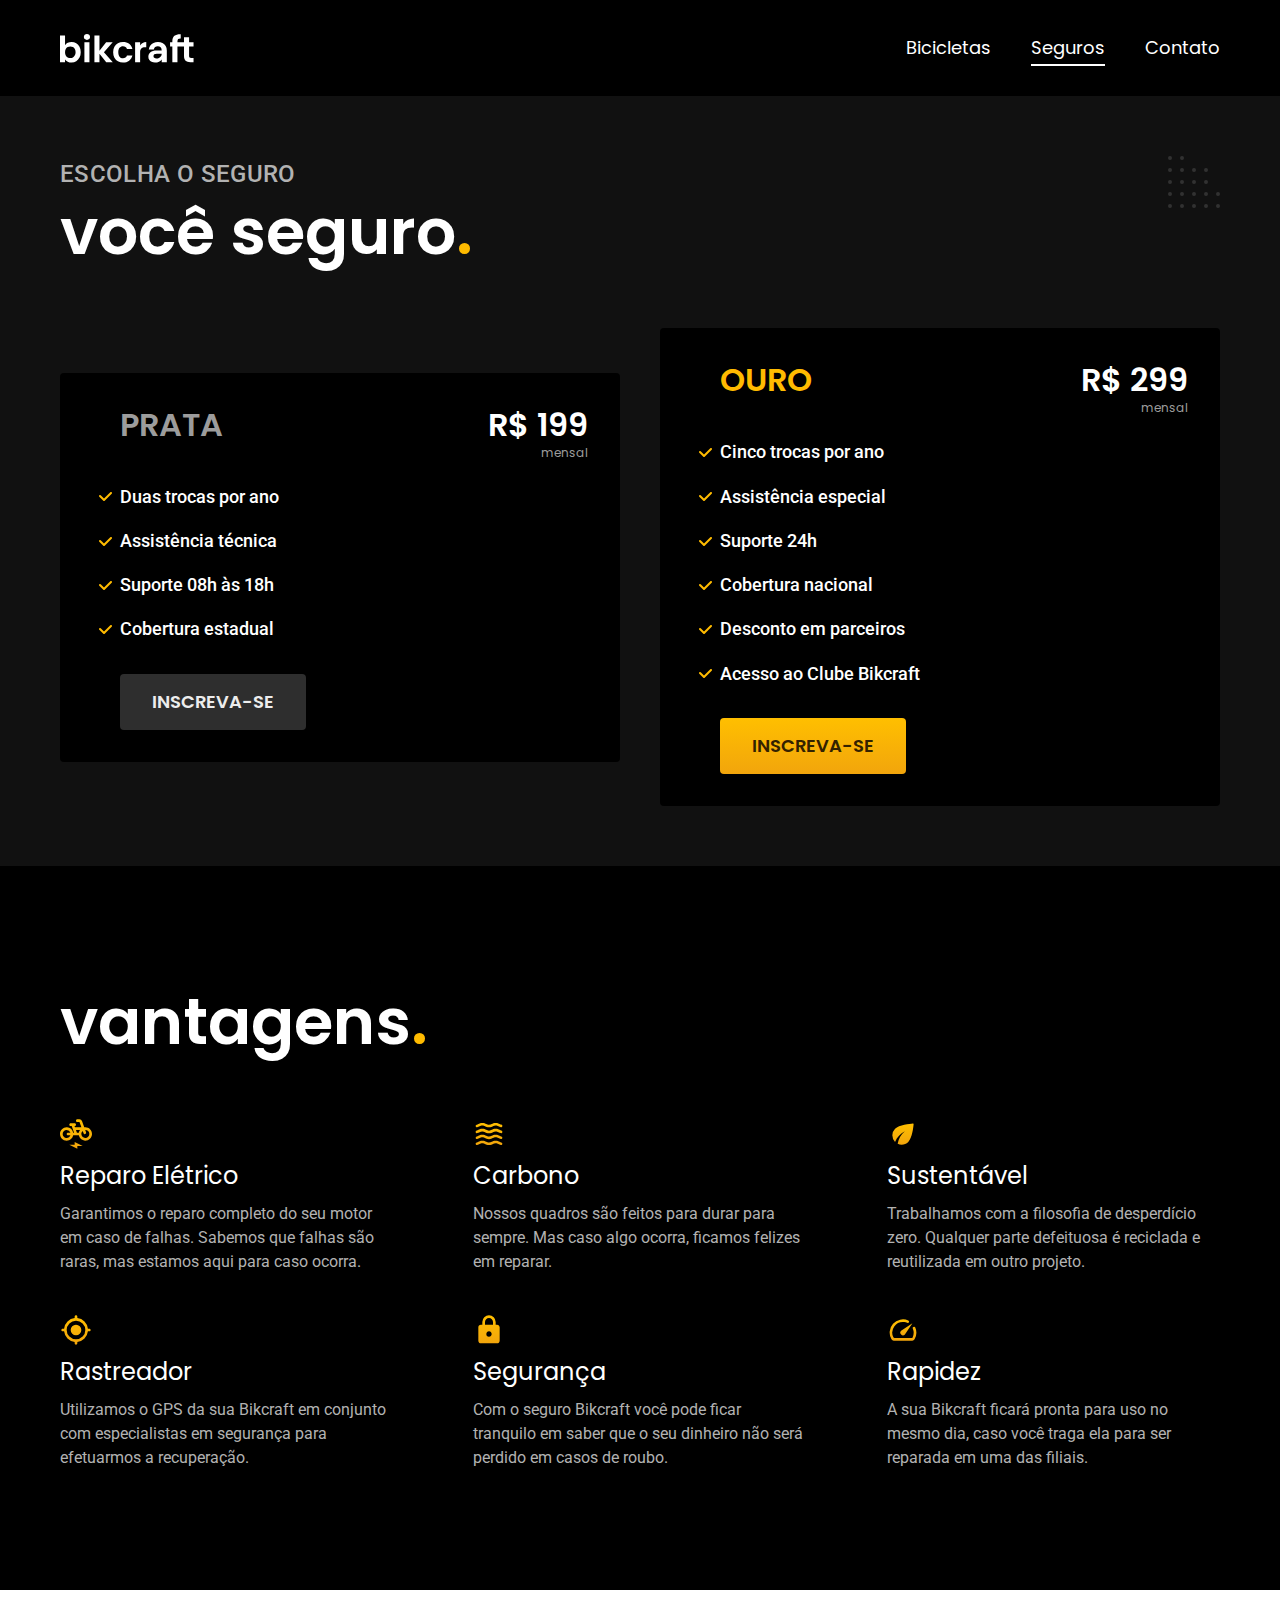
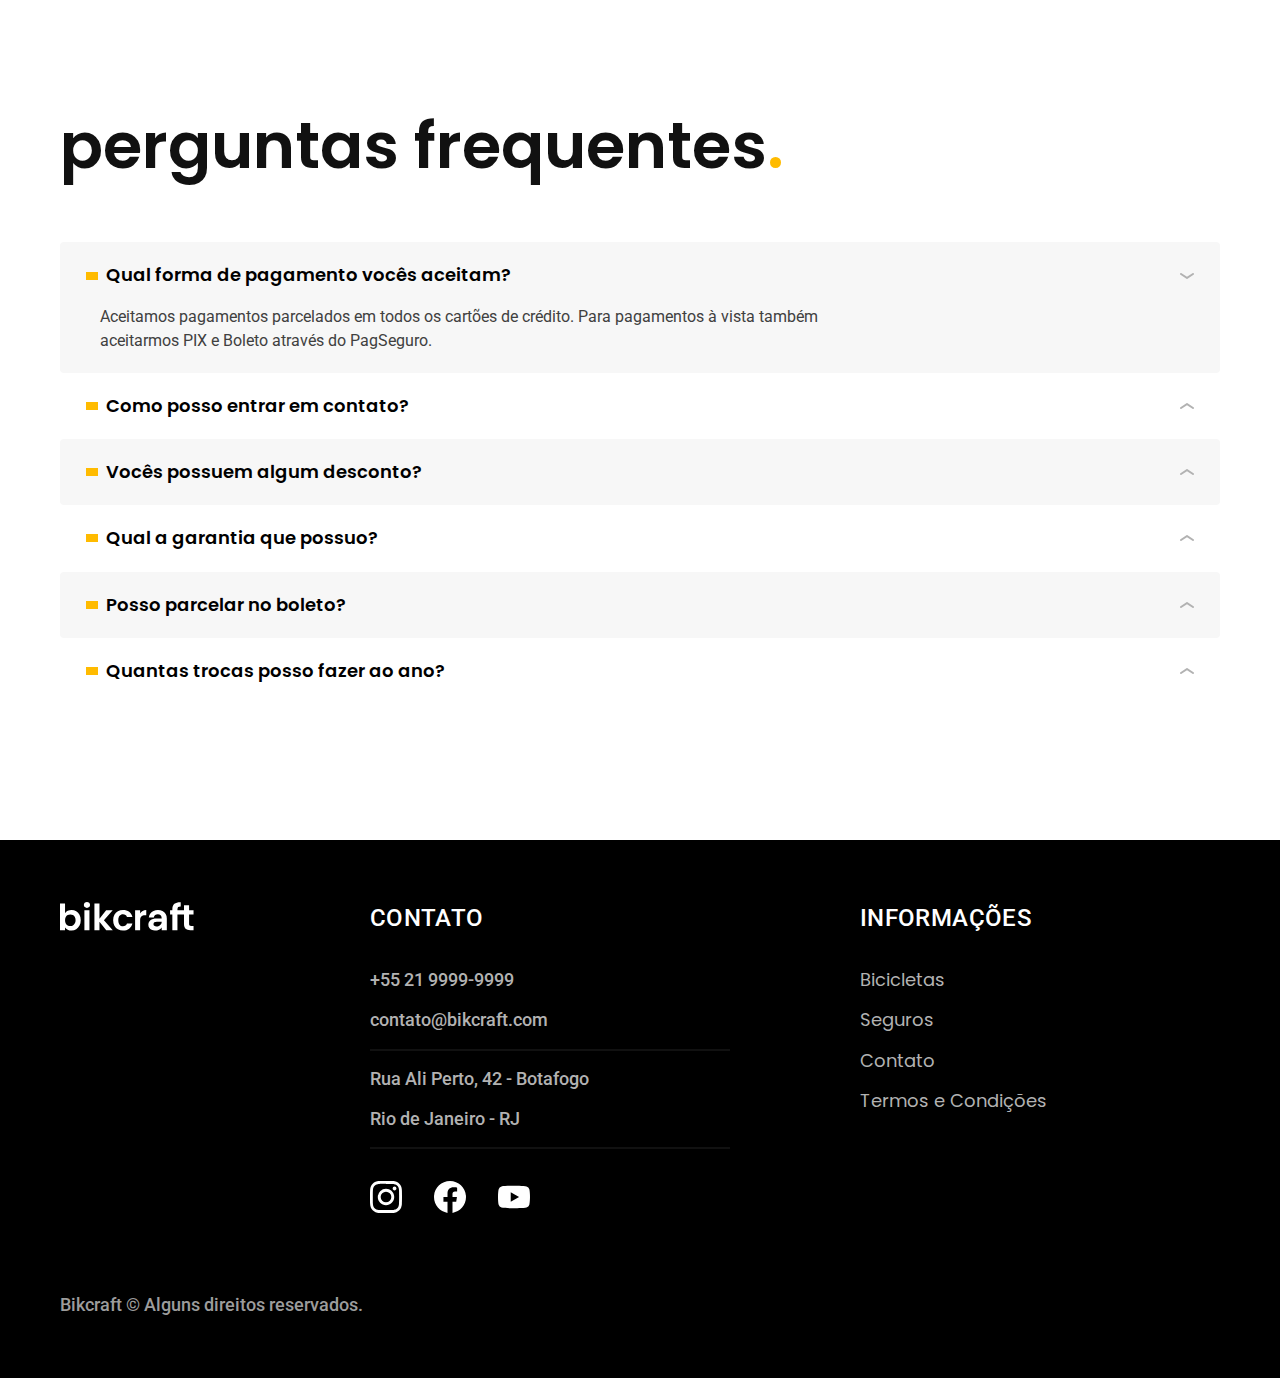
<file: seguros.html>
<!DOCTYPE html>
<html lang="pt-br">

<head>
  <meta charset="UTF-8">
  <meta name="viewport" content="width=device-width, initial-scale=1.0">

  <title>Seguros | Bikcraft</title>
  <meta name="description" content="Seguros.">

  <link rel="icon" href="./favicon.svg" type="image/svg+xml">
  <link rel="preload" href="./css/style.min.css" as="style">
  <link rel="stylesheet" href="./css/style.min.css">
  <script>document.documentElement.classList.add('js');</script>

  <link rel="preconnect" href="https://fonts.googleapis.com">
  <link rel="preconnect" href="https://fonts.gstatic.com" crossorigin>
  <link href="https://fonts.googleapis.com/css2?family=Merriweather:ital,wght@1,900&family=Poppins:wght@400;600&family=Roboto:wght@400;500&display=swap" rel="stylesheet">
</head>

<body id="seguros">
  <header class="header-bg">
    <div class="header container">
      <a href="./">
        <img src="./img/bikcraft.svg" alt="Bikcraft">
      </a>

      <nav aria-label="primaria">
        <ul class="header-menu font-1-m cor-0">
          <li><a href="./bicicletas.html">Bicicletas</a></li>
          <li><a href="./seguros.html">Seguros</a></li>
          <li><a href="./contato.html">Contato</a></li>
        </ul>
      </nav>
    </div>
  </header>

  <main class="seguros-bg">
    <div class="titulo-bg">
      <div class="titulo container">
        <p class="font-2-l-b cor-5">Escolha o seguro</p>
        <h1 class="font-1-xxl cor-0">você seguro<span class="cor-p1">.</span></h1>
      </div>
    </div>

    <div class="seguros container">

      <div class="seguros-item fadeInLeft" data-anime="200">
        <h3 class="font-1-xl cor-6">PRATA</h3>
        <span class="font-1-xl cor-0">R$ 199 <span class="font-1-xs cor-6">mensal</span></span>
        <ul class="font-2-m cor-0">
          <li>Duas trocas por ano</li>
          <li>Assistência técnica</li>
          <li>Suporte 08h às 18h</li>
          <li>Cobertura estadual</li>
        </ul>
        <a class="botao secundario" href="./orcamento.html?tipo=seguro&produto=prata">Inscreva-se</a>
      </div>

      <div class="seguros-item fadeInRight" data-anime="400">
        <h3 class="font-1-xl cor-p1">OURO</h3>
        <span class="font-1-xl cor-0">R$ 299 <span class="font-1-xs cor-6">mensal</span></span>
        <ul class="font-2-m cor-0">
          <li>Cinco trocas por ano</li>
          <li>Assistência especial</li>
          <li>Suporte 24h</li>
          <li>Cobertura nacional</li>
          <li>Desconto em parceiros</li>
          <li>Acesso ao Clube Bikcraft</li>
        </ul>
        <a class="botao" href="./orcamento.html?tipo=seguro&produto=ouro">Inscreva-se</a>
      </div>
    </div>
  </main>

  <article class="vantagens-bg">
    <div class="vantagens container">
      <h2 class="font-1-xxl cor-0">vantagens<span class="cor-p1">.</span></h2>
      <ul>
        <li>
          <img src="./img/icones/eletrica.svg" alt="">
          <h3 class="font-1-l cor-0">Reparo Elétrico</h3>
          <p class="font-2-s cor-5">Garantimos o reparo completo do seu motor em caso de falhas. Sabemos que falhas são raras, mas estamos aqui para caso ocorra.</p>
        </li>
        <li>
          <img src="./img/icones/carbono.svg" alt="">
          <h3 class="font-1-l cor-0">Carbono</h3>
          <p class="font-2-s cor-5">Nossos quadros são feitos para durar para sempre. Mas caso algo ocorra, ficamos felizes em reparar.</p>
        </li>
        <li>
          <img src="./img/icones/sustentavel.svg" alt="">
          <h3 class="font-1-l cor-0">Sustentável</h3>
          <p class="font-2-s cor-5">Trabalhamos com a filosofia de desperdício zero. Qualquer parte defeituosa é reciclada e reutilizada em outro projeto.</p>
        </li>
        <li>
          <img src="./img/icones/rastreador.svg" alt="">
          <h3 class="font-1-l cor-0">Rastreador</h3>
          <p class="font-2-s cor-5">Utilizamos o GPS da sua Bikcraft em conjunto com especialistas em segurança para efetuarmos a recuperação.</p>
        </li>
        <li>
          <img src="./img/icones/seguro.svg" alt="">
          <h3 class="font-1-l cor-0">Segurança</h3>
          <p class="font-2-s cor-5">Com o seguro Bikcraft você pode ficar tranquilo em saber que o seu dinheiro não será perdido em casos de roubo.</p>
        </li>
        <li>
          <img src="./img/icones/velocidade.svg" alt="">
          <h3 class="font-1-l cor-0">Rapidez</h3>
          <p class="font-2-s cor-5">A sua Bikcraft ficará pronta para uso no mesmo dia, caso você traga ela para ser reparada em uma das filiais.</p>
        </li>
      </ul>
    </div>
  </article>

  <article class="perguntas container">
    <h2 class="font-1-xxl">perguntas frequentes<span class="cor-p1">.</span></h2>

    <dl>
      <div>
        <dt><button class="font-1-m-b" aria-controls="pergunta1" aria-expanded="true">Qual forma de pagamento vocês aceitam?</button></dt>
        <dd id="pergunta1" class="font-2-s cor-9 ativa">Aceitamos pagamentos parcelados em todos os cartões de crédito. Para pagamentos à vista também aceitarmos PIX e Boleto através do PagSeguro.</dd>
      </div>
      <div>
        <dt><button class="font-1-m-b" aria-controls="pergunta2" aria-expanded="false">Como posso entrar em contato?</button></dt>
        <dd id="pergunta2" class="font-2-s cor-9">Aceitamos pagamentos parcelados em todos os cartões de crédito. Para pagamentos à vista também aceitarmos PIX e Boleto através do PagSeguro.</dd>
      </div>
      <div>
        <dt><button class="font-1-m-b" aria-controls="pergunta3" aria-expanded="false">Vocês possuem algum desconto?</button></dt>
        <dd id="pergunta3" class="font-2-s cor-9">Aceitamos pagamentos parcelados em todos os cartões de crédito. Para pagamentos à vista também aceitarmos PIX e Boleto através do PagSeguro.</dd>
      </div>
      <div>
        <dt><button class="font-1-m-b" aria-controls="pergunta4" aria-expanded="false">Qual a garantia que possuo?</button></dt>
        <dd id="pergunta4" class="font-2-s cor-9">Aceitamos pagamentos parcelados em todos os cartões de crédito. Para pagamentos à vista também aceitarmos PIX e Boleto através do PagSeguro.</dd>
      </div>
      <div>
        <dt><button class="font-1-m-b" aria-controls="pergunta5" aria-expanded="false">Posso parcelar no boleto?</button></dt>
        <dd id="pergunta5" class="font-2-s cor-9">Aceitamos pagamentos parcelados em todos os cartões de crédito. Para pagamentos à vista também aceitarmos PIX e Boleto através do PagSeguro.</dd>
      </div>
      <div>
        <dt><button class="font-1-m-b" aria-controls="pergunta6" aria-expanded="false">Quantas trocas posso fazer ao ano?</button></dt>
        <dd id="pergunta6" class="font-2-s cor-9">Aceitamos pagamentos parcelados em todos os cartões de crédito. Para pagamentos à vista também aceitarmos PIX e Boleto através do PagSeguro.</dd>
      </div>
    </dl>
  </article>

  <footer class="footer-bg">
    <div class="footer container">
      <img src="./img/bikcraft.svg" alt="Bikcraft">
      <div class="footer-contato">
        <h3 class="font-2-l-b cor-0">Contato</h3>
        <ul class="font-2-m cor-5">
          <li><a href="tel:+552199999999">+55 21 9999-9999</a></li>
          <li><a href="mailto:contato@bikcraft.com">contato@bikcraft.com</a></li>
          <li>Rua Ali Perto, 42 - Botafogo</li>
          <li>Rio de Janeiro - RJ</li>
        </ul>
        <div class="footer-redes">
          <a href="./">
            <img src="./img/redes/instagram.svg" alt="Instagram">
          </a>
          <a href="./">
            <img src="./img/redes/facebook.svg" alt="Facebook">
          </a>
          <a href="./">
            <img src="./img/redes/youtube.svg" alt="Youtube">
          </a>
        </div>
      </div>
      <div class="footer-informacoes">
        <h3 class="font-2-l-b cor-0">Informações</h3>
        <nav>
          <ul class="font-1-m cor-5">
            <li><a href="./bicicletas.html">Bicicletas</a></li>
            <li><a href="./seguros.html">Seguros</a></li>
            <li><a href="./contato.html">Contato</a></li>
            <li><a href="./termos.html">Termos e Condições</a></li>
          </ul>
        </nav>
      </div>
      <p class="footer-copy font-2-m cor-6">Bikcraft © Alguns direitos reservados.</p>
    </div>
  </footer>

  <script src="./js/plugins/simple-anime.js"></script>
  <script src="./js/script.js"></script>
</body>

</html>
</file>
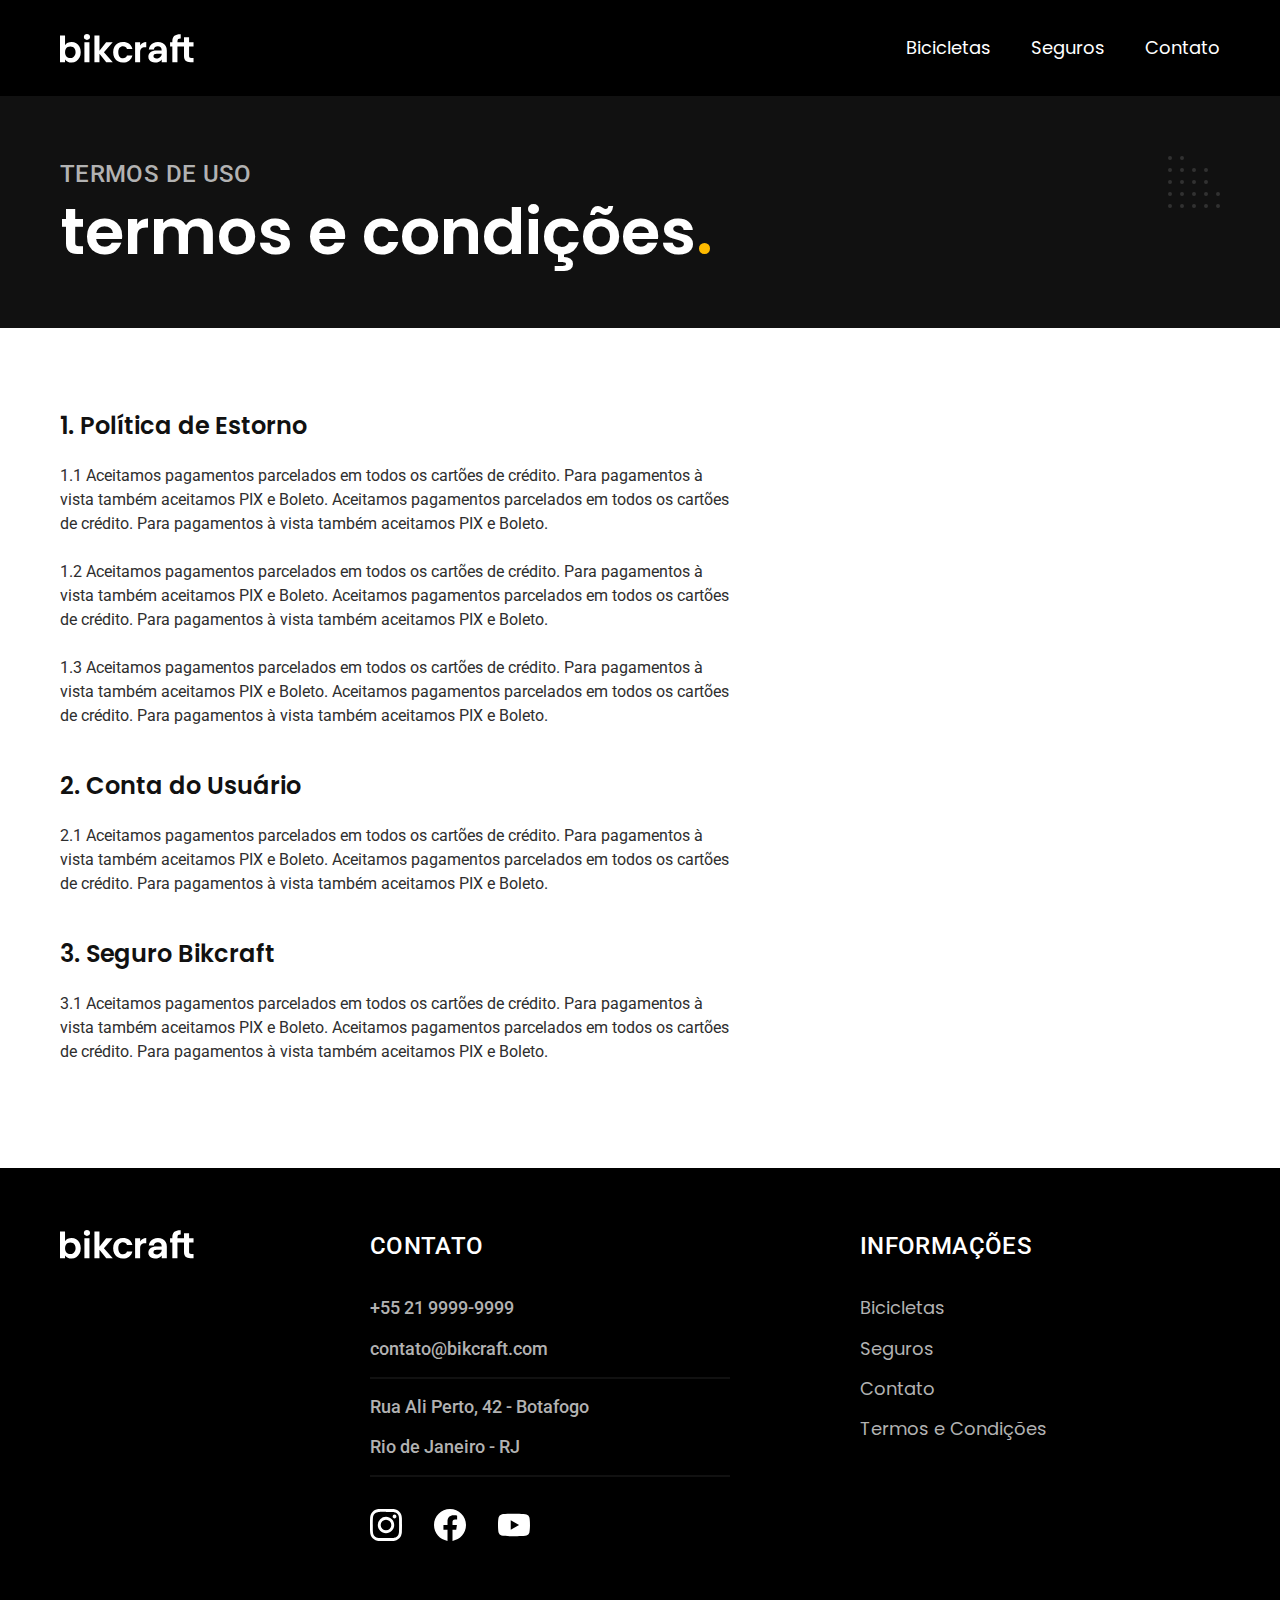
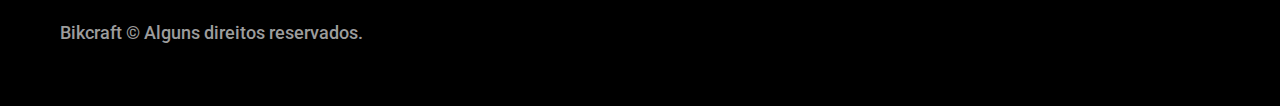
<file: termos.html>
<!DOCTYPE html>
<html lang="pt-br">

<head>
  <meta charset="UTF-8">
  <meta name="viewport" content="width=device-width, initial-scale=1.0">

  <title>Termos e Condições | Bikcraft</title>
  <meta name="description" content="Termos e condições.">

  <link rel="icon" href="./favicon.svg" type="image/svg+xml">
  <link rel="preload" href="./css/style.min.css" as="style">
  <link rel="stylesheet" href="./css/style.min.css">
  <script>document.documentElement.classList.add('js');</script>

  <link rel="preconnect" href="https://fonts.googleapis.com">
  <link rel="preconnect" href="https://fonts.gstatic.com" crossorigin>
  <link href="https://fonts.googleapis.com/css2?family=Merriweather:ital,wght@1,900&family=Poppins:wght@400;600&family=Roboto:wght@400;500&display=swap" rel="stylesheet">
</head>

<body id="termos">
  <header class="header-bg">
    <div class="header container">
      <a href="./">
        <img src="./img/bikcraft.svg" alt="Bikcraft">
      </a>

      <nav aria-label="primaria">
        <ul class="header-menu font-1-m cor-0">
          <li><a href="./bicicletas.html">Bicicletas</a></li>
          <li><a href="./seguros.html">Seguros</a></li>
          <li><a href="./contato.html">Contato</a></li>
        </ul>
      </nav>
    </div>
  </header>

  <main>
    <div class="titulo-bg">
      <div class="titulo container">
        <p class="font-2-l-b cor-5">Termos de uso</p>
        <h1 class="font-1-xxl cor-0">termos e condições<span class="cor-p1">.</span></h1>
      </div>
    </div>

    <div class="termos font-2-s cor-10 container">
      <h2 class="font-1-l cor-11">1. Política de Estorno</h2>
      <p>1.1 Aceitamos pagamentos parcelados em todos os cartões de crédito. Para pagamentos à vista também aceitamos PIX e Boleto. Aceitamos pagamentos parcelados em todos os cartões de crédito. Para pagamentos à vista também aceitamos PIX e Boleto.</p>
      <p>1.2 Aceitamos pagamentos parcelados em todos os cartões de crédito. Para pagamentos à vista também aceitamos PIX e Boleto. Aceitamos pagamentos parcelados em todos os cartões de crédito. Para pagamentos à vista também aceitamos PIX e Boleto.</p>
      <p>1.3 Aceitamos pagamentos parcelados em todos os cartões de crédito. Para pagamentos à vista também aceitamos PIX e Boleto. Aceitamos pagamentos parcelados em todos os cartões de crédito. Para pagamentos à vista também aceitamos PIX e Boleto.</p>
      <h2 class="font-1-l cor-11">2. Conta do Usuário</h2>
      <p>2.1 Aceitamos pagamentos parcelados em todos os cartões de crédito. Para pagamentos à vista também aceitamos PIX e Boleto. Aceitamos pagamentos parcelados em todos os cartões de crédito. Para pagamentos à vista também aceitamos PIX e Boleto.</p>
      <h2 class="font-1-l cor-11">3. Seguro Bikcraft</h2>
      <p>3.1 Aceitamos pagamentos parcelados em todos os cartões de crédito. Para pagamentos à vista também aceitamos PIX e Boleto. Aceitamos pagamentos parcelados em todos os cartões de crédito. Para pagamentos à vista também aceitamos PIX e Boleto.</p>
    </div>
  </main>

  <footer class="footer-bg">
    <div class="footer container">
      <img src="./img/bikcraft.svg" alt="Bikcraft">
      <div class="footer-contato">
        <h3 class="font-2-l-b cor-0">Contato</h3>
        <ul class="font-2-m cor-5">
          <li><a href="tel:+552199999999">+55 21 9999-9999</a></li>
          <li><a href="mailto:contato@bikcraft.com">contato@bikcraft.com</a></li>
          <li>Rua Ali Perto, 42 - Botafogo</li>
          <li>Rio de Janeiro - RJ</li>
        </ul>
        <div class="footer-redes">
          <a href="./">
            <img src="./img/redes/instagram.svg" alt="Instagram">
          </a>
          <a href="./">
            <img src="./img/redes/facebook.svg" alt="Facebook">
          </a>
          <a href="./">
            <img src="./img/redes/youtube.svg" alt="Youtube">
          </a>
        </div>
      </div>
      <div class="footer-informacoes">
        <h3 class="font-2-l-b cor-0">Informações</h3>
        <nav>
          <ul class="font-1-m cor-5">
            <li><a href="./bicicletas.html">Bicicletas</a></li>
            <li><a href="./seguros.html">Seguros</a></li>
            <li><a href="./contato.html">Contato</a></li>
            <li><a href="./termos.html">Termos e Condições</a></li>
          </ul>
        </nav>
      </div>
      <p class="footer-copy font-2-m cor-6">Bikcraft © Alguns direitos reservados.</p>
    </div>
  </footer>
  <script src="./js/script.js"></script>
</body>

</html>
</file>
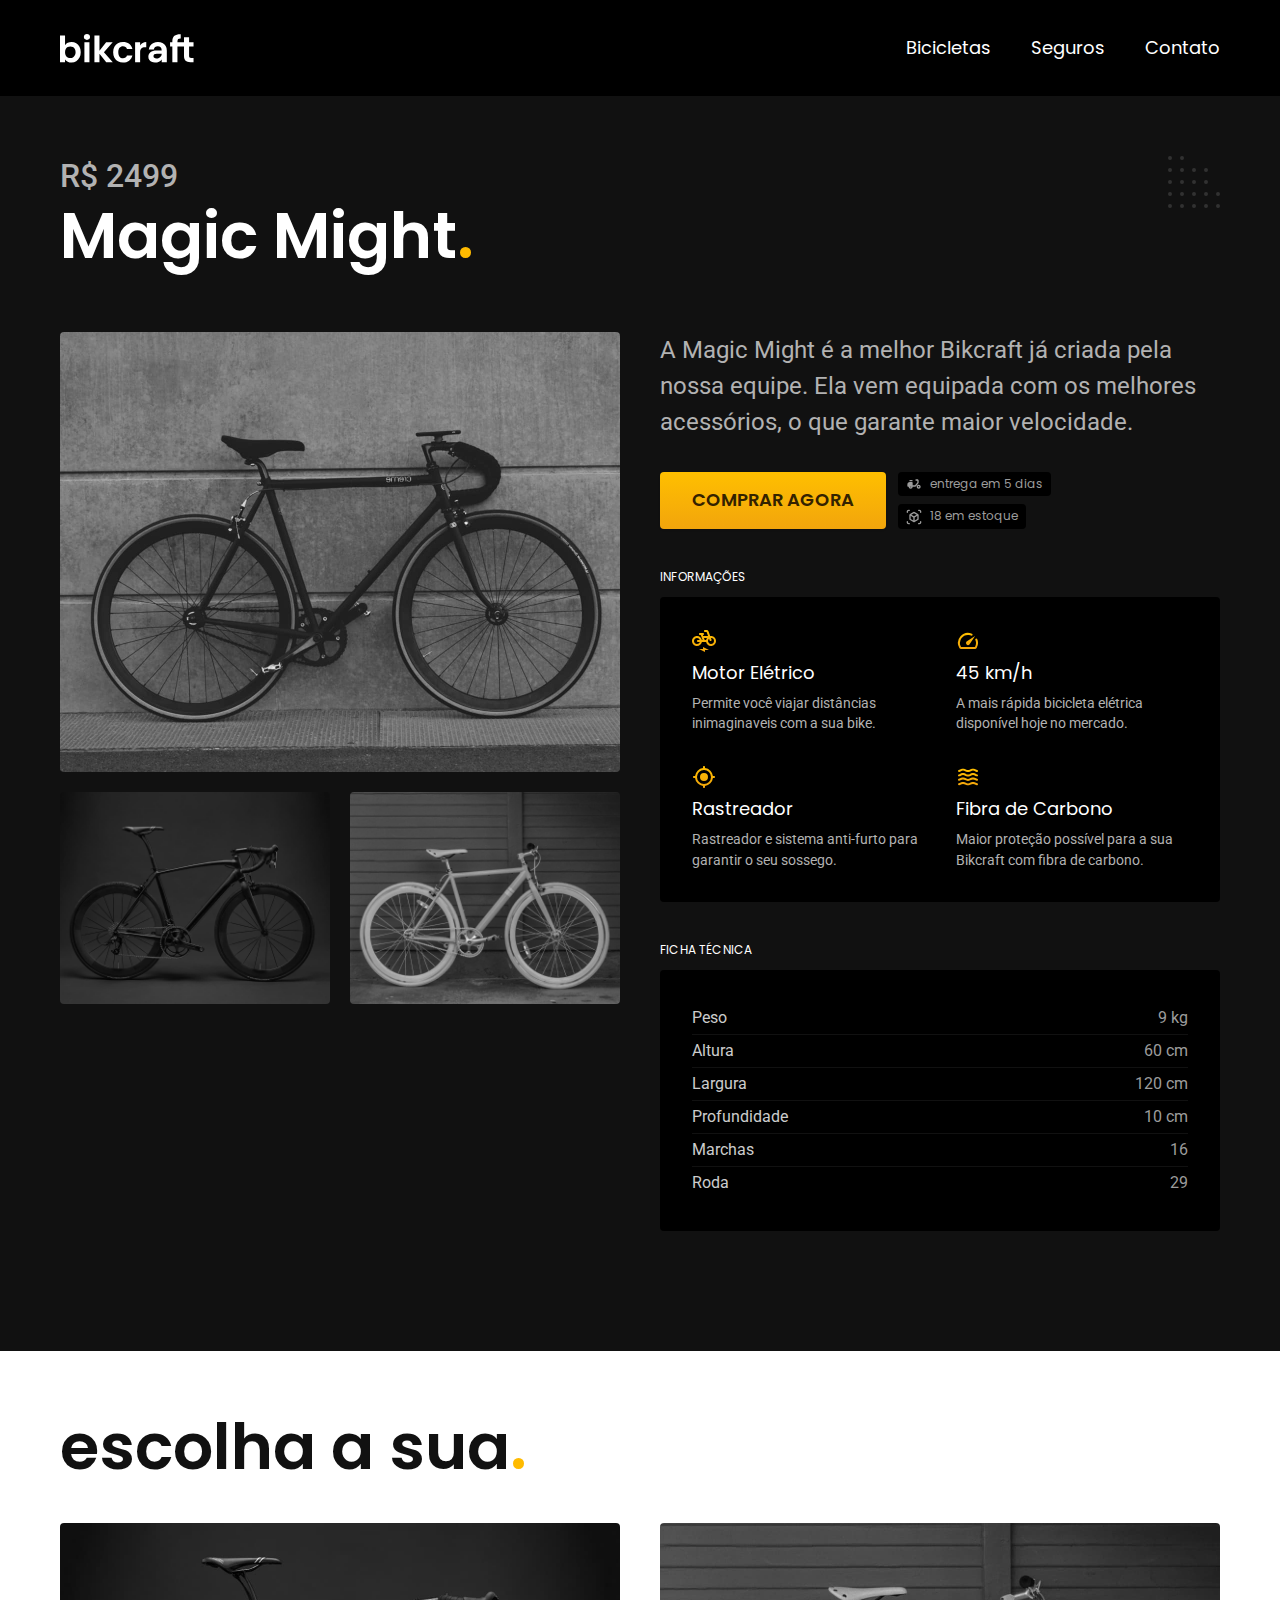
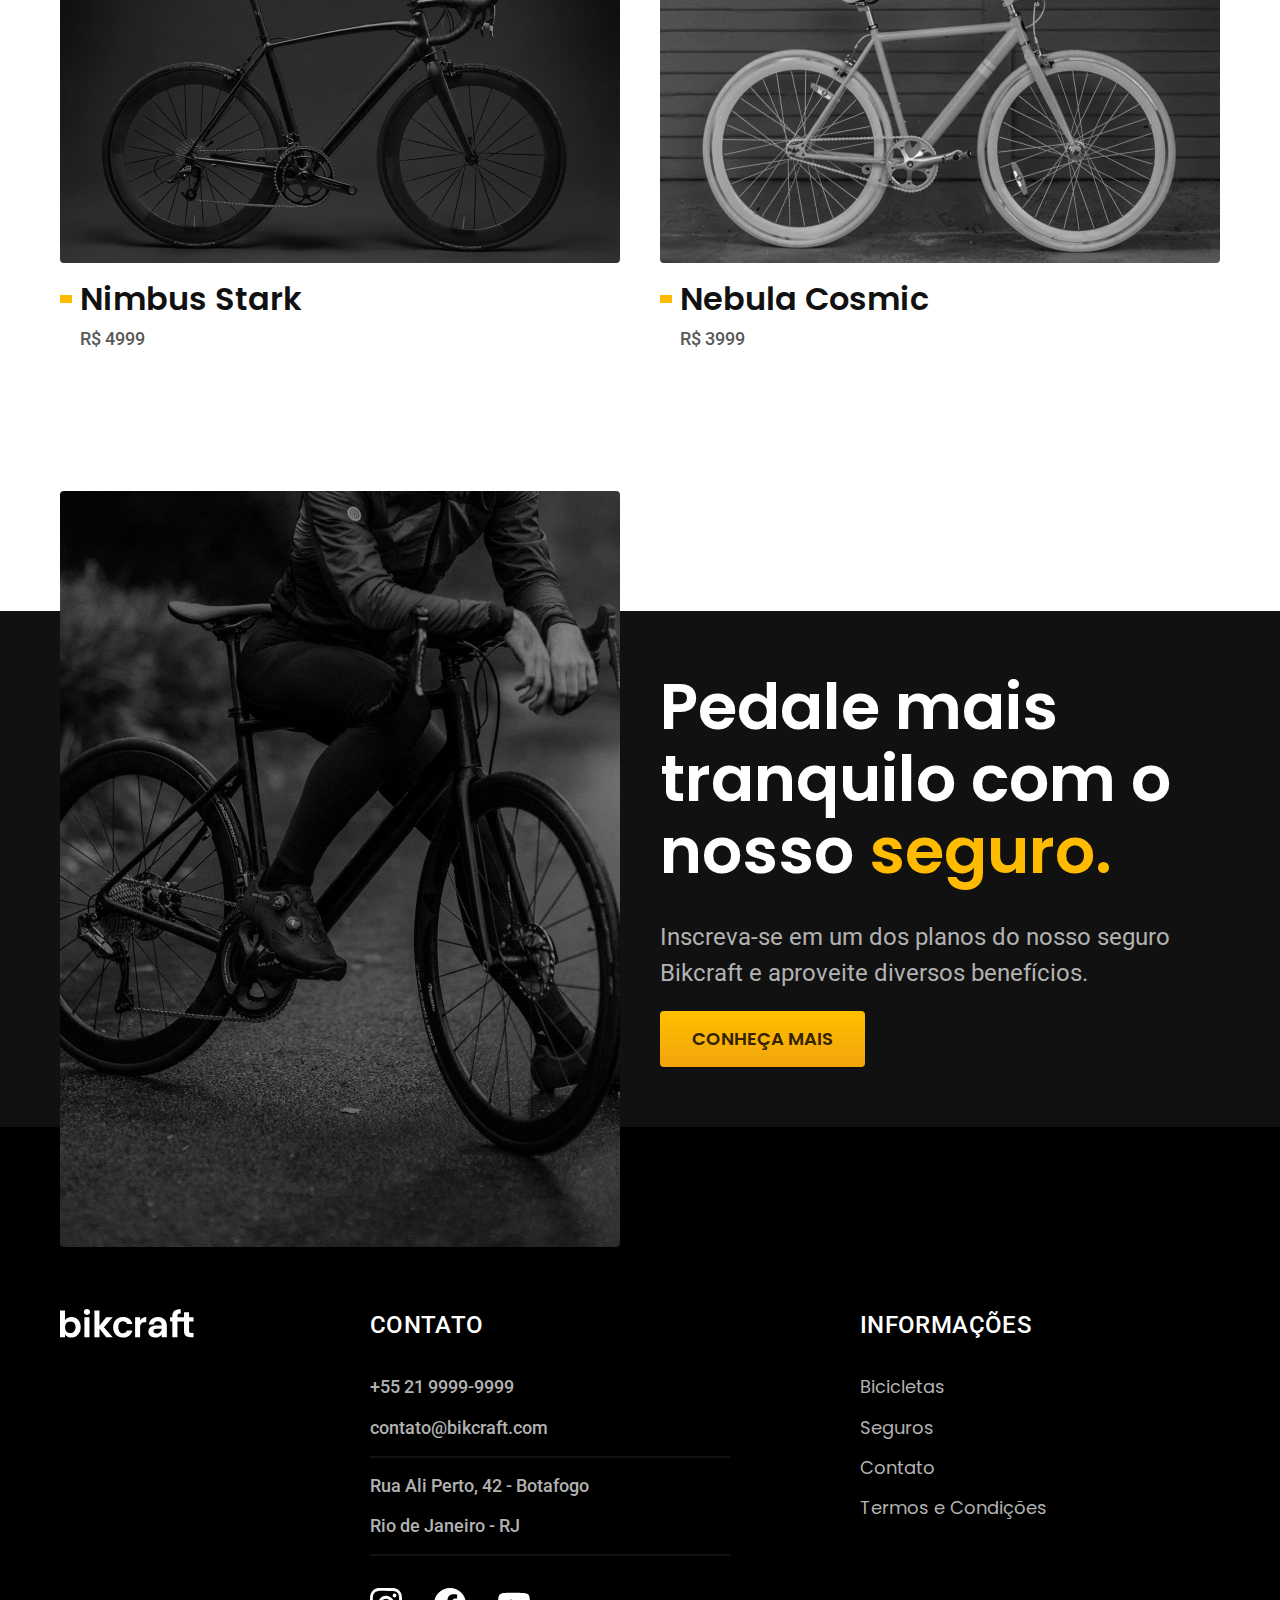
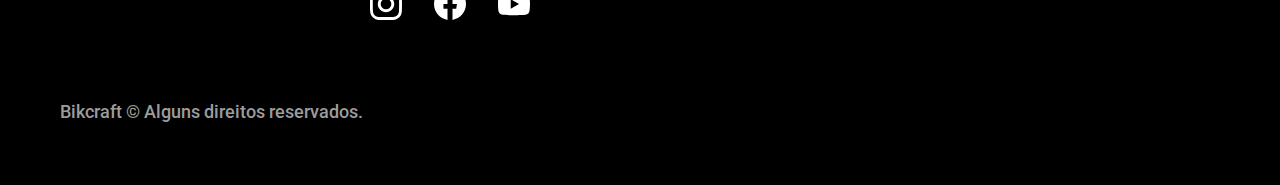
<file: bicicletas/magic.html>
<!DOCTYPE html>
<html lang="pt-br">

<head>
  <meta charset="UTF-8">
  <meta name="viewport" content="width=device-width, initial-scale=1.0">

  <title>Magic | Bikcraft</title>
  <meta name="description" content="Magic.">

  <link rel="icon" href="../favicon.svg" type="image/svg+xml">
  <link rel="preload" href="../css/style.min.css" as="style">
  <link rel="stylesheet" href="../css/style.min.css">
  <script>document.documentElement.classList.add('js');</script>

  <link rel="preconnect" href="https://fonts.googleapis.com">
  <link rel="preconnect" href="https://fonts.gstatic.com" crossorigin>
  <link href="https://fonts.googleapis.com/css2?family=Merriweather:ital,wght@1,900&family=Poppins:wght@400;600&family=Roboto:wght@400;500&display=swap" rel="stylesheet">
</head>

<body id="bicicleta">
  <header class="header-bg">
    <div class="header container">
      <a href="../">
        <img src="../img/bikcraft.svg" alt="Bikcraft">
      </a>

      <nav aria-label="primaria">
        <ul class="header-menu font-1-m cor-0">
          <li><a href="../bicicletas.html">Bicicletas</a></li>
          <li><a href="../seguros.html">Seguros</a></li>
          <li><a href="../contato.html">Contato</a></li>
        </ul>
      </nav>
    </div>
  </header>

  <main class="titulo-bg">
    <div>
      <div class="titulo container">
        <p class="font-2-xl cor-5">R$ 2499</p>
        <h1 class="font-1-xxl cor-0">Magic Might<span class="cor-p1">.</span></h1>
      </div>
    </div>
    <div class="bicicleta container">
      <div class="bicicleta-imagens">
        <img src="../img/bicicleta/nimbus2.jpg" alt="Bicicleta 1">
        <img src="../img/bicicleta/nimbus1.jpg" alt="Bicicleta 2">
        <img src="../img/bicicleta/nimbus3.jpg" alt="Bicicleta 3">
      </div>
      <div class="bicicleta-conteudo">
        <p class="font-2-l cor-5">A Magic Might é a melhor Bikcraft já criada pela nossa equipe. Ela vem equipada com os melhores acessórios, o que garante maior velocidade.</p>
        <div class="bicicleta-comprar">
          <a class="botao" href="../orcamento.html?tipo=bikcraft&produto=magic">Comprar Agora</a>
          <span class="font-1-xs cor-6"><img src="../img/icones/entrega.svg" alt=""> entrega em 5 dias</span>
          <span class="font-1-xs cor-6"><img src="../img/icones/estoque.svg" alt=""> 18 em estoque</span>
        </div>

        <h2 class="font-1-xs cor-0">Informações</h2>
        <ul class="bicicleta-informacoes">
          <li>
            <img src="../img/icones/eletrica.svg" alt="">
            <h3 class="font-1-m cor-0">Motor Elétrico</h3>
            <p class="font-2-xs cor-5">Permite você viajar distâncias inimaginaveis com a sua bike.</p>
          </li>
          <li>
            <img src="../img/icones/velocidade.svg" alt="">
            <h3 class="font-1-m cor-0">45 km/h</h3>
            <p class="font-2-xs cor-5">A mais rápida bicicleta elétrica disponível hoje no mercado.</p>
          </li>
          <li>
            <img src="../img/icones/rastreador.svg" alt="">
            <h3 class="font-1-m cor-0">Rastreador</h3>
            <p class="font-2-xs cor-5">Rastreador e sistema anti-furto para garantir o seu sossego.</p>
          </li>
          <li>
            <img src="../img/icones/carbono.svg" alt="">
            <h3 class="font-1-m cor-0">Fibra de Carbono</h3>
            <p class="font-2-xs cor-5">Maior proteção possível para a sua Bikcraft com fibra de carbono.</p>
          </li>
        </ul>
        <h2 class="font-1-xs cor-0">Ficha Técnica</h2>
        <ul class="bicicleta-ficha font-2-s cor-4">
          <li>Peso <span>9 kg</span></li>
          <li>Altura <span>60 cm</span></li>
          <li>Largura <span>120 cm</span></li>
          <li>Profundidade <span>10 cm</span></li>
          <li>Marchas <span>16</span></li>
          <li>Roda <span>29</span></li>
        </ul>
      </div>
    </div>
  </main>

  <article class="bicicletas-lista container">
    <h2 class="font-1-xxl">escolha a sua<span class="cor-p1">.</span></h2>

    <ul>
      <li>
        <a href="./nimbus.html">
          <img src="../img/bicicletas/nimbus.jpg" alt="Bicicleta preta">
          <h3 class="font-1-xl">Nimbus Stark</h3>
          <span class="font-2-m cor-8">R$ 4999</span>
        </a>
      </li>
      <li>
        <a href="./nebula.html">
          <img src="../img/bicicletas/nebula.jpg" alt="Bicicleta preta">
          <h3 class="font-1-xl">Nebula Cosmic</h3>
          <span class="font-2-m cor-8">R$ 3999</span>
        </a>
      </li>
    </ul>
  </article>

  <article class="seguro-bg">
    <div class="seguro container">
      <div class="seguro-imagem">
        <img src="../img/fotos/seguros.jpg" alt="Pessoa parada em cima de uma bicicleta.">
      </div>
      <div class="seguro-conteudo">
        <h2 class="font-1-xxl cor-0">Pedale mais tranquilo com o nosso <span class="cor-p1">seguro.</span></h2>
        <p class="font-2-l cor-5">Inscreva-se em um dos planos do nosso seguro Bikcraft e aproveite diversos benefícios.</p>
        <a class="botao" href="../seguros.html">Conheça Mais</a>
      </div>
    </div>
  </article>

  <footer class="footer-bg">
    <div class="footer container">
      <img src="../img/bikcraft.svg" alt="Bikcraft">
      <div class="footer-contato">
        <h3 class="font-2-l-b cor-0">Contato</h3>
        <ul class="font-2-m cor-5">
          <li><a href="tel:+552199999999">+55 21 9999-9999</a></li>
          <li><a href="mailto:contato@bikcraft.com">contato@bikcraft.com</a></li>
          <li>Rua Ali Perto, 42 - Botafogo</li>
          <li>Rio de Janeiro - RJ</li>
        </ul>
        <div class="footer-redes">
          <a href="../">
            <img src="../img/redes/instagram.svg" alt="Instagram">
          </a>
          <a href="../">
            <img src="../img/redes/facebook.svg" alt="Facebook">
          </a>
          <a href="../">
            <img src="../img/redes/youtube.svg" alt="Youtube">
          </a>
        </div>
      </div>
      <div class="footer-informacoes">
        <h3 class="font-2-l-b cor-0">Informações</h3>
        <nav>
          <ul class="font-1-m cor-5">
            <li><a href="../bicicletas.html">Bicicletas</a></li>
            <li><a href="../seguros.html">Seguros</a></li>
            <li><a href="../contato.html">Contato</a></li>
            <li><a href="../termos.html">Termos e Condições</a></li>
          </ul>
        </nav>
      </div>
      <p class="footer-copy font-2-m cor-6">Bikcraft © Alguns direitos reservados.</p>
    </div>
  </footer>
  <script src="../js/script.js"></script>
</body>

</html>
</file>
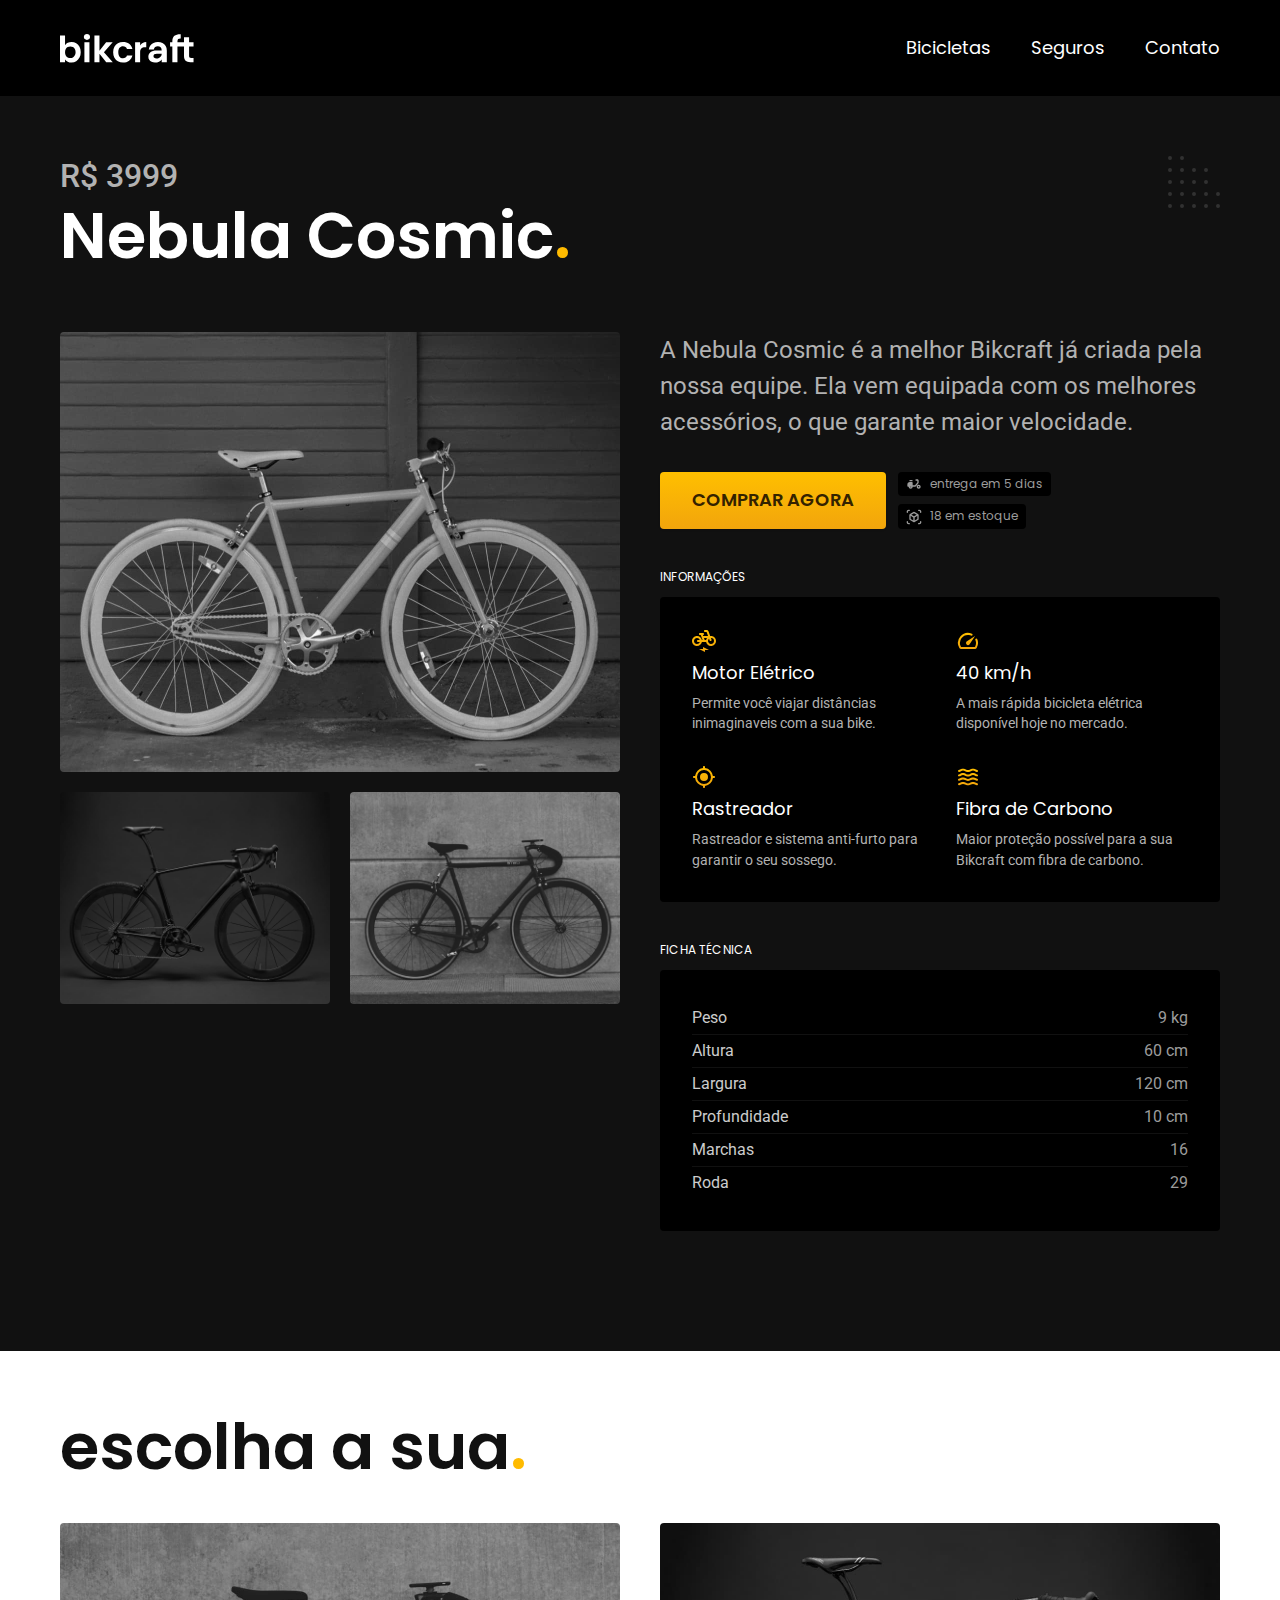
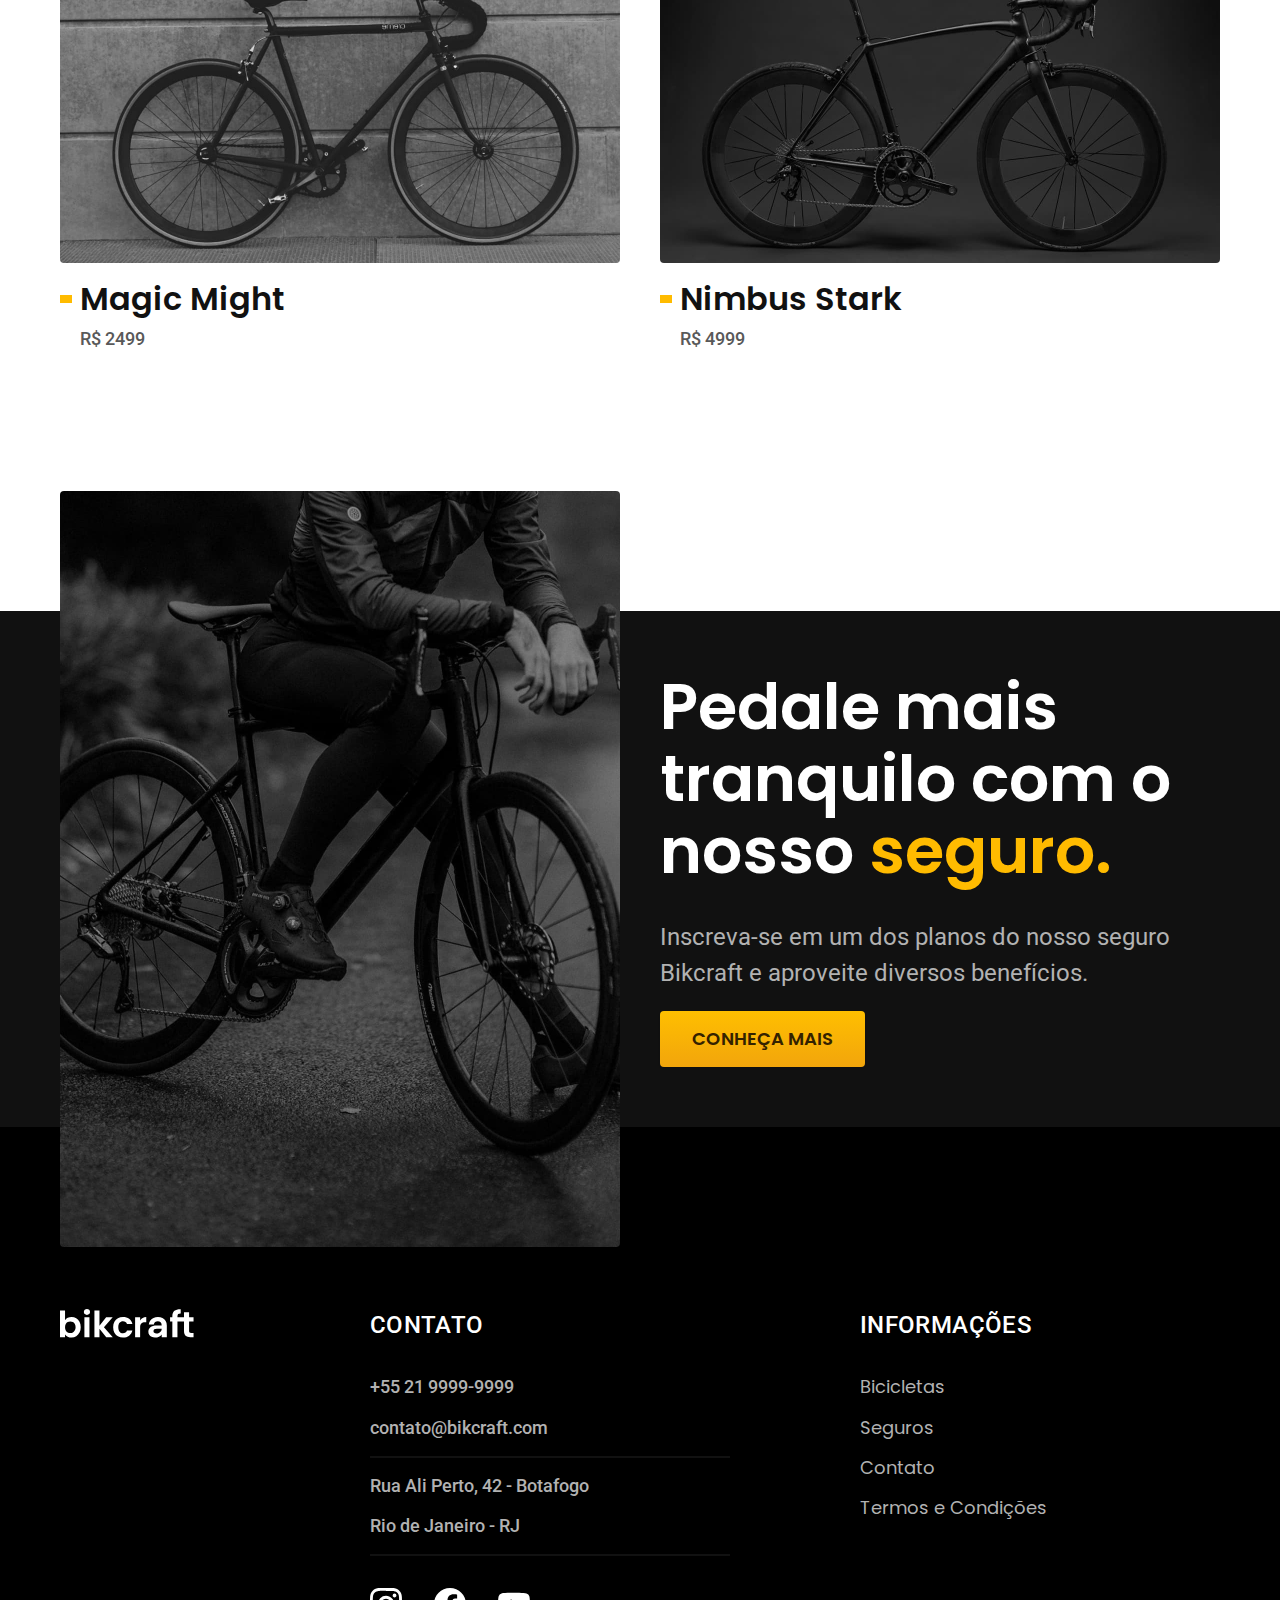
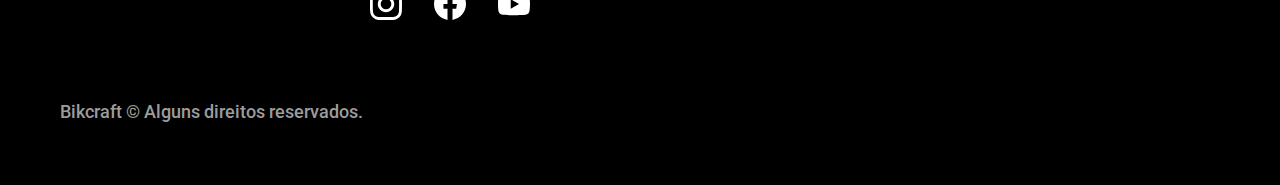
<file: bicicletas/nebula.html>
<!DOCTYPE html>
<html lang="pt-br">

<head>
  <meta charset="UTF-8">
  <meta name="viewport" content="width=device-width, initial-scale=1.0">

  <title>Nebula | Bikcraft</title>
  <meta name="description" content="Nebula.">

  <link rel="icon" href="../favicon.svg" type="image/svg+xml">
  <link rel="preload" href="../css/style.min.css" as="style">
  <link rel="stylesheet" href="../css/style.min.css">
  <script>document.documentElement.classList.add('js');</script>

  <link rel="preconnect" href="https://fonts.googleapis.com">
  <link rel="preconnect" href="https://fonts.gstatic.com" crossorigin>
  <link href="https://fonts.googleapis.com/css2?family=Merriweather:ital,wght@1,900&family=Poppins:wght@400;600&family=Roboto:wght@400;500&display=swap" rel="stylesheet">
</head>

<body id="bicicleta">
  <header class="header-bg">
    <div class="header container">
      <a href="../">
        <img src="../img/bikcraft.svg" alt="Bikcraft">
      </a>

      <nav aria-label="primaria">
        <ul class="header-menu font-1-m cor-0">
          <li><a href="../bicicletas.html">Bicicletas</a></li>
          <li><a href="../seguros.html">Seguros</a></li>
          <li><a href="../contato.html">Contato</a></li>
        </ul>
      </nav>
    </div>
  </header>

  <main class="titulo-bg">
    <div>
      <div class="titulo container">
        <p class="font-2-xl cor-5">R$ 3999</p>
        <h1 class="font-1-xxl cor-0">Nebula Cosmic<span class="cor-p1">.</span></h1>
      </div>
    </div>
    <div class="bicicleta container">
      <div class="bicicleta-imagens">
        <img src="../img/bicicleta/nimbus3.jpg" alt="Bicicleta 1">
        <img src="../img/bicicleta/nimbus1.jpg" alt="Bicicleta 2">
        <img src="../img/bicicleta/nimbus2.jpg" alt="Bicicleta 3">
      </div>
      <div class="bicicleta-conteudo">
        <p class="font-2-l cor-5">A Nebula Cosmic é a melhor Bikcraft já criada pela nossa equipe. Ela vem equipada com os melhores acessórios, o que garante maior velocidade.</p>
        <div class="bicicleta-comprar">
          <a class="botao" href="../orcamento.html?tipo=bikcraft&produto=nebula">Comprar Agora</a>
          <span class="font-1-xs cor-6"><img src="../img/icones/entrega.svg" alt=""> entrega em 5 dias</span>
          <span class="font-1-xs cor-6"><img src="../img/icones/estoque.svg" alt=""> 18 em estoque</span>
        </div>

        <h2 class="font-1-xs cor-0">Informações</h2>
        <ul class="bicicleta-informacoes">
          <li>
            <img src="../img/icones/eletrica.svg" alt="">
            <h3 class="font-1-m cor-0">Motor Elétrico</h3>
            <p class="font-2-xs cor-5">Permite você viajar distâncias inimaginaveis com a sua bike.</p>
          </li>
          <li>
            <img src="../img/icones/velocidade.svg" alt="">
            <h3 class="font-1-m cor-0">40 km/h</h3>
            <p class="font-2-xs cor-5">A mais rápida bicicleta elétrica disponível hoje no mercado.</p>
          </li>
          <li>
            <img src="../img/icones/rastreador.svg" alt="">
            <h3 class="font-1-m cor-0">Rastreador</h3>
            <p class="font-2-xs cor-5">Rastreador e sistema anti-furto para garantir o seu sossego.</p>
          </li>
          <li>
            <img src="../img/icones/carbono.svg" alt="">
            <h3 class="font-1-m cor-0">Fibra de Carbono</h3>
            <p class="font-2-xs cor-5">Maior proteção possível para a sua Bikcraft com fibra de carbono.</p>
          </li>
        </ul>
        <h2 class="font-1-xs cor-0">Ficha Técnica</h2>
        <ul class="bicicleta-ficha font-2-s cor-4">
          <li>Peso <span>9 kg</span></li>
          <li>Altura <span>60 cm</span></li>
          <li>Largura <span>120 cm</span></li>
          <li>Profundidade <span>10 cm</span></li>
          <li>Marchas <span>16</span></li>
          <li>Roda <span>29</span></li>
        </ul>
      </div>
    </div>
  </main>

  <article class="bicicletas-lista container">
    <h2 class="font-1-xxl">escolha a sua<span class="cor-p1">.</span></h2>

    <ul>
      <li>
        <a href="./magic.html">
          <img src="../img/bicicletas/magic.jpg" alt="Bicicleta preta">
          <h3 class="font-1-xl">Magic Might</h3>
          <span class="font-2-m cor-8">R$ 2499</span>
        </a>
      </li>
      <li>
        <a href="./nimbus.html">
          <img src="../img/bicicletas/nimbus.jpg" alt="Bicicleta preta">
          <h3 class="font-1-xl">Nimbus Stark</h3>
          <span class="font-2-m cor-8">R$ 4999</span>
        </a>
      </li>
    </ul>
  </article>

  <article class="seguro-bg">
    <div class="seguro container">
      <div class="seguro-imagem">
        <img src="../img/fotos/seguros.jpg" alt="Pessoa parada em cima de uma bicicleta.">
      </div>
      <div class="seguro-conteudo">
        <h2 class="font-1-xxl cor-0">Pedale mais tranquilo com o nosso <span class="cor-p1">seguro.</span></h2>
        <p class="font-2-l cor-5">Inscreva-se em um dos planos do nosso seguro Bikcraft e aproveite diversos benefícios.</p>
        <a class="botao" href="../seguros.html">Conheça Mais</a>
      </div>
    </div>
  </article>

  <footer class="footer-bg">
    <div class="footer container">
      <img src="../img/bikcraft.svg" alt="Bikcraft">
      <div class="footer-contato">
        <h3 class="font-2-l-b cor-0">Contato</h3>
        <ul class="font-2-m cor-5">
          <li><a href="tel:+552199999999">+55 21 9999-9999</a></li>
          <li><a href="mailto:contato@bikcraft.com">contato@bikcraft.com</a></li>
          <li>Rua Ali Perto, 42 - Botafogo</li>
          <li>Rio de Janeiro - RJ</li>
        </ul>
        <div class="footer-redes">
          <a href="../">
            <img src="../img/redes/instagram.svg" alt="Instagram">
          </a>
          <a href="../">
            <img src="../img/redes/facebook.svg" alt="Facebook">
          </a>
          <a href="../">
            <img src="../img/redes/youtube.svg" alt="Youtube">
          </a>
        </div>
      </div>
      <div class="footer-informacoes">
        <h3 class="font-2-l-b cor-0">Informações</h3>
        <nav>
          <ul class="font-1-m cor-5">
            <li><a href="../bicicletas.html">Bicicletas</a></li>
            <li><a href="../seguros.html">Seguros</a></li>
            <li><a href="../contato.html">Contato</a></li>
            <li><a href="../termos.html">Termos e Condições</a></li>
          </ul>
        </nav>
      </div>
      <p class="footer-copy font-2-m cor-6">Bikcraft © Alguns direitos reservados.</p>
    </div>
  </footer>
  <script src="../js/script.js"></script>
</body>

</html>
</file>
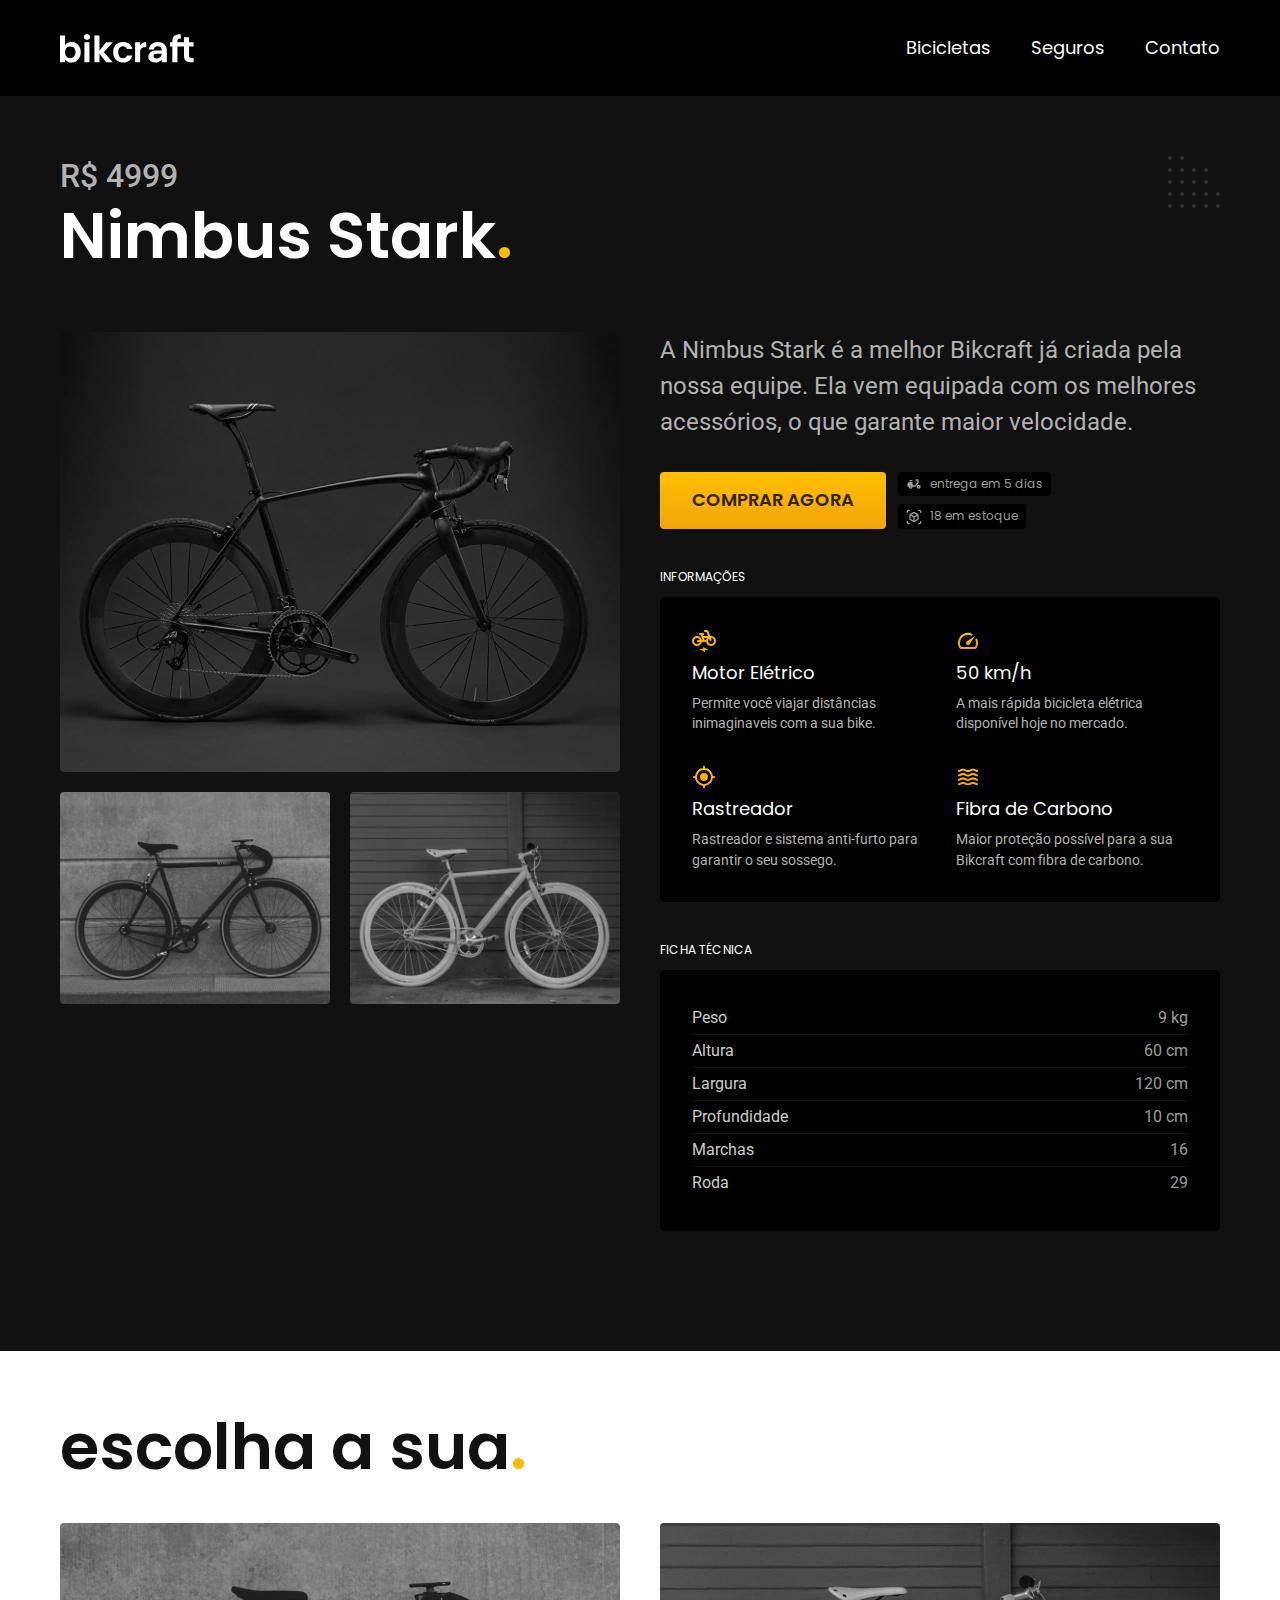
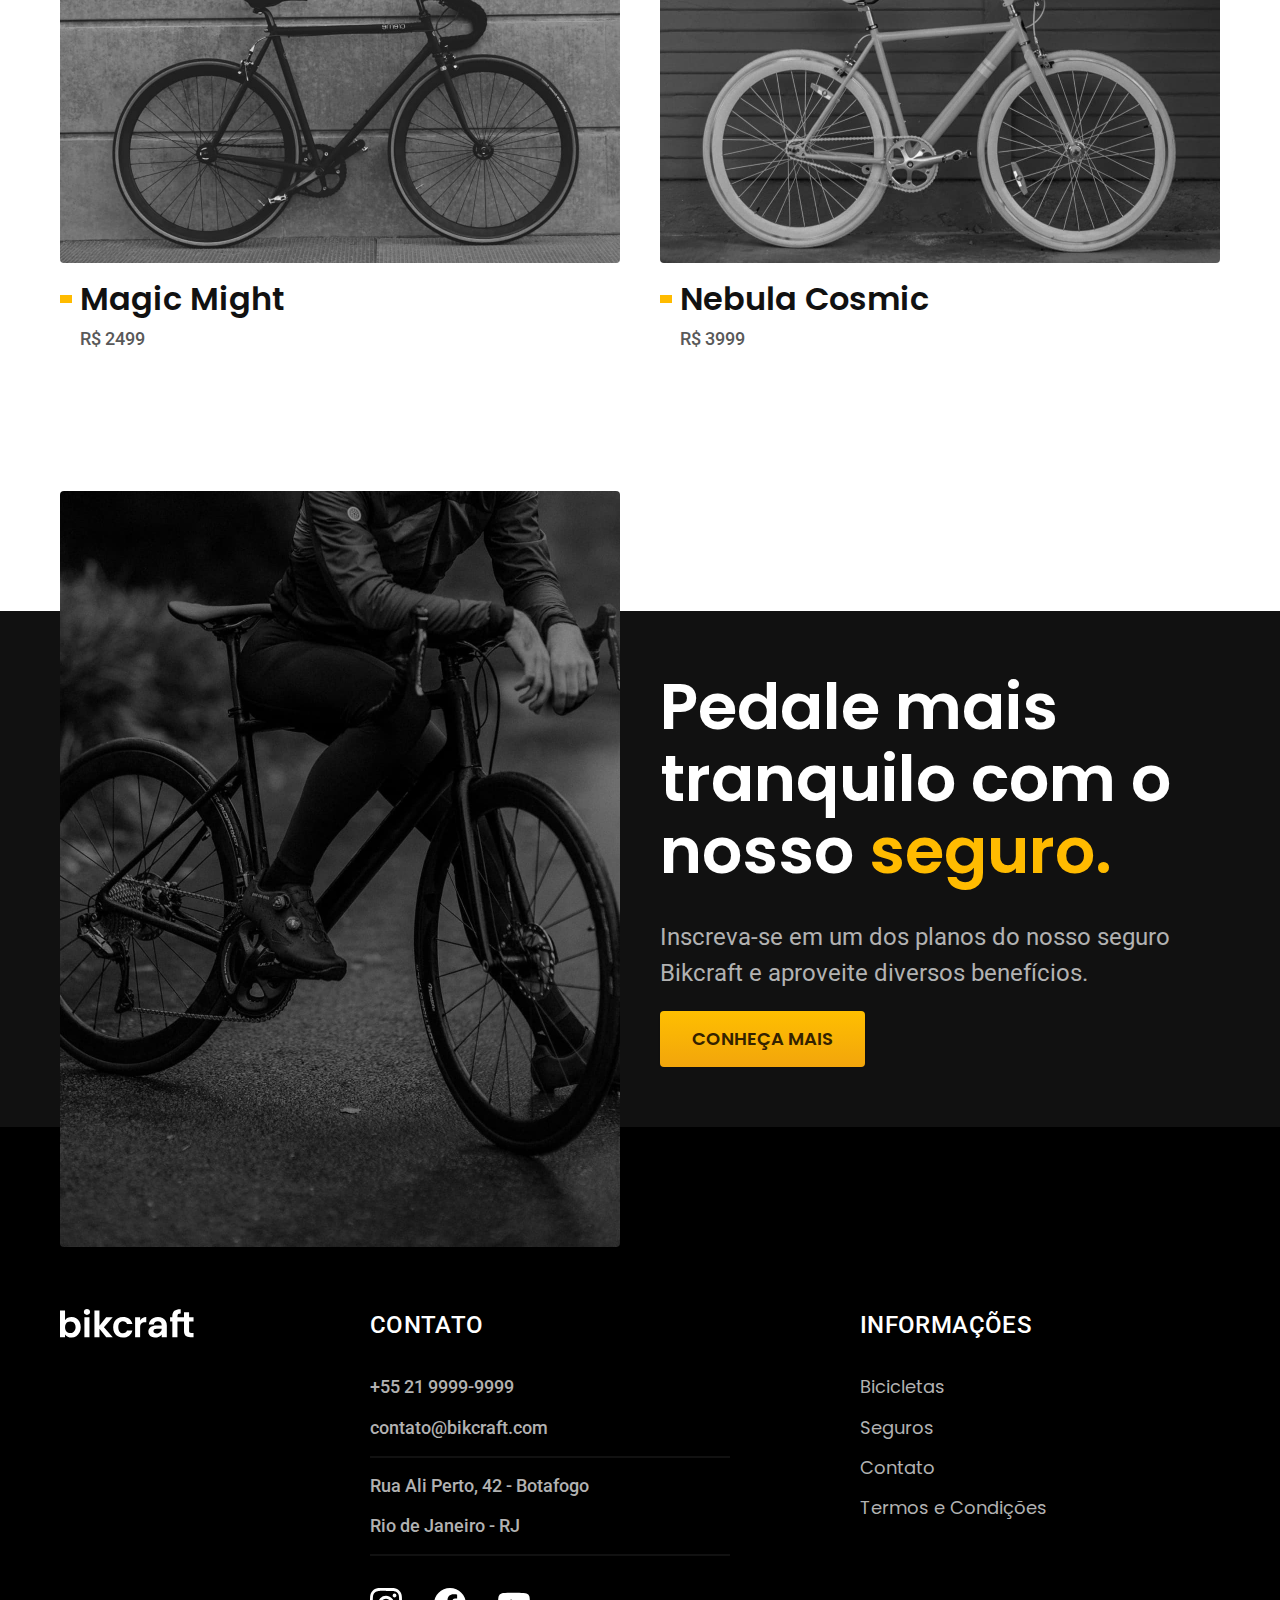
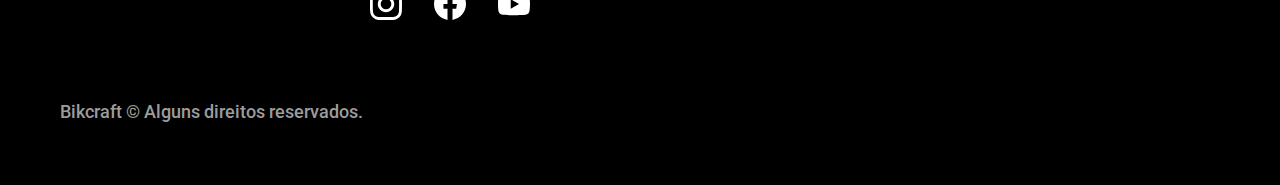
<file: bicicletas/nimbus.html>
<!DOCTYPE html>
<html lang="pt-br">

<head>
  <meta charset="UTF-8">
  <meta name="viewport" content="width=device-width, initial-scale=1.0">

  <title>Nimbus | Bikcraft</title>
  <meta name="description" content="Nimbus.">

  <link rel="icon" href="../favicon.svg" type="image/svg+xml">
  <link rel="preload" href="../css/style.min.css" as="style">
  <link rel="stylesheet" href="../css/style.min.css">
  <script>document.documentElement.classList.add('js');</script>

  <link rel="preconnect" href="https://fonts.googleapis.com">
  <link rel="preconnect" href="https://fonts.gstatic.com" crossorigin>
  <link href="https://fonts.googleapis.com/css2?family=Merriweather:ital,wght@1,900&family=Poppins:wght@400;600&family=Roboto:wght@400;500&display=swap" rel="stylesheet">
</head>

<body id="bicicleta">
  <header class="header-bg">
    <div class="header container">
      <a href="../">
        <img src="../img/bikcraft.svg" alt="Bikcraft">
      </a>

      <nav aria-label="primaria">
        <ul class="header-menu font-1-m cor-0">
          <li><a href="../bicicletas.html">Bicicletas</a></li>
          <li><a href="../seguros.html">Seguros</a></li>
          <li><a href="../contato.html">Contato</a></li>
        </ul>
      </nav>
    </div>
  </header>

  <main class="titulo-bg">
    <div>
      <div class="titulo container">
        <p class="font-2-xl cor-5">R$ 4999</p>
        <h1 class="font-1-xxl cor-0">Nimbus Stark<span class="cor-p1">.</span></h1>
      </div>
    </div>
    <div class="bicicleta container">
      <div class="bicicleta-imagens">
        <img src="../img/bicicleta/nimbus1.jpg" alt="Bicicleta 1">
        <img src="../img/bicicleta/nimbus2.jpg" alt="Bicicleta 2">
        <img src="../img/bicicleta/nimbus3.jpg" alt="Bicicleta 3">
      </div>
      <div class="bicicleta-conteudo">
        <p class="font-2-l cor-5">A Nimbus Stark é a melhor Bikcraft já criada pela nossa equipe. Ela vem equipada com os melhores acessórios, o que garante maior velocidade.</p>
        <div class="bicicleta-comprar">
          <a class="botao" href="../orcamento.html?tipo=bikcraft&produto=nimbus">Comprar Agora</a>
          <span class="font-1-xs cor-6"><img src="../img/icones/entrega.svg" alt=""> entrega em 5 dias</span>
          <span class="font-1-xs cor-6"><img src="../img/icones/estoque.svg" alt=""> 18 em estoque</span>
        </div>

        <h2 class="font-1-xs cor-0">Informações</h2>
        <ul class="bicicleta-informacoes">
          <li>
            <img src="../img/icones/eletrica.svg" alt="">
            <h3 class="font-1-m cor-0">Motor Elétrico</h3>
            <p class="font-2-xs cor-5">Permite você viajar distâncias inimaginaveis com a sua bike.</p>
          </li>
          <li>
            <img src="../img/icones/velocidade.svg" alt="">
            <h3 class="font-1-m cor-0">50 km/h</h3>
            <p class="font-2-xs cor-5">A mais rápida bicicleta elétrica disponível hoje no mercado.</p>
          </li>
          <li>
            <img src="../img/icones/rastreador.svg" alt="">
            <h3 class="font-1-m cor-0">Rastreador</h3>
            <p class="font-2-xs cor-5">Rastreador e sistema anti-furto para garantir o seu sossego.</p>
          </li>
          <li>
            <img src="../img/icones/carbono.svg" alt="">
            <h3 class="font-1-m cor-0">Fibra de Carbono</h3>
            <p class="font-2-xs cor-5">Maior proteção possível para a sua Bikcraft com fibra de carbono.</p>
          </li>
        </ul>
        <h2 class="font-1-xs cor-0">Ficha Técnica</h2>
        <ul class="bicicleta-ficha font-2-s cor-4">
          <li>Peso <span>9 kg</span></li>
          <li>Altura <span>60 cm</span></li>
          <li>Largura <span>120 cm</span></li>
          <li>Profundidade <span>10 cm</span></li>
          <li>Marchas <span>16</span></li>
          <li>Roda <span>29</span></li>
        </ul>
      </div>
    </div>
  </main>

  <article class="bicicletas-lista container">
    <h2 class="font-1-xxl">escolha a sua<span class="cor-p1">.</span></h2>

    <ul>
      <li>
        <a href="./magic.html">
          <img src="../img/bicicletas/magic.jpg" alt="Bicicleta preta">
          <h3 class="font-1-xl">Magic Might</h3>
          <span class="font-2-m cor-8">R$ 2499</span>
        </a>
      </li>
      <li>
        <a href="./nebula.html">
          <img src="../img/bicicletas/nebula.jpg" alt="Bicicleta preta">
          <h3 class="font-1-xl">Nebula Cosmic</h3>
          <span class="font-2-m cor-8">R$ 3999</span>
        </a>
      </li>
    </ul>
  </article>

  <article class="seguro-bg">
    <div class="seguro container">
      <div class="seguro-imagem">
        <img src="../img/fotos/seguros.jpg" alt="Pessoa parada em cima de uma bicicleta.">
      </div>
      <div class="seguro-conteudo">
        <h2 class="font-1-xxl cor-0">Pedale mais tranquilo com o nosso <span class="cor-p1">seguro.</span></h2>
        <p class="font-2-l cor-5">Inscreva-se em um dos planos do nosso seguro Bikcraft e aproveite diversos benefícios.</p>
        <a class="botao" href="../seguros.html">Conheça Mais</a>
      </div>
    </div>
  </article>

  <footer class="footer-bg">
    <div class="footer container">
      <img src="../img/bikcraft.svg" alt="Bikcraft">
      <div class="footer-contato">
        <h3 class="font-2-l-b cor-0">Contato</h3>
        <ul class="font-2-m cor-5">
          <li><a href="tel:+552199999999">+55 21 9999-9999</a></li>
          <li><a href="mailto:contato@bikcraft.com">contato@bikcraft.com</a></li>
          <li>Rua Ali Perto, 42 - Botafogo</li>
          <li>Rio de Janeiro - RJ</li>
        </ul>
        <div class="footer-redes">
          <a href="../">
            <img src="../img/redes/instagram.svg" alt="Instagram">
          </a>
          <a href="../">
            <img src="../img/redes/facebook.svg" alt="Facebook">
          </a>
          <a href="../">
            <img src="../img/redes/youtube.svg" alt="Youtube">
          </a>
        </div>
      </div>
      <div class="footer-informacoes">
        <h3 class="font-2-l-b cor-0">Informações</h3>
        <nav>
          <ul class="font-1-m cor-5">
            <li><a href="../bicicletas.html">Bicicletas</a></li>
            <li><a href="../seguros.html">Seguros</a></li>
            <li><a href="../contato.html">Contato</a></li>
            <li><a href="../termos.html">Termos e Condições</a></li>
          </ul>
        </nav>
      </div>
      <p class="footer-copy font-2-m cor-6">Bikcraft © Alguns direitos reservados.</p>
    </div>
  </footer>
  <script src="../js/script.js"></script>
</body>

</html>
</file>
<file: css/style.min.css>
body{margin:0;font-family:Arial,Helvetica,sans-serif;color:#111}blockquote,dd,h1,h2,h3,h4,p,ul{margin:0}ul{padding:0;list-style:none}a{text-decoration:none;color:inherit}img{max-width:100%;height:auto;display:block}img[src$=".jpg"]{border-radius:4px}.font-1-xs{font:400 0.75rem/1.35 Poppins,sans-serif}.font-2-xs{font:400 0.875rem/1.43 Roboto,sans-serif}.font-1-s{font:400 1rem/1.5 Poppins,sans-serif}.font-2-s{font:400 1rem/1.5 Roboto,sans-serif}.font-1-m,.font-1-m-b{font:400 1.125rem/1.35 Poppins,sans-serif}.font-1-m-b{font-weight:600}.font-2-m{font:500 1.125rem/1.35 Roboto,sans-serif}.font-1-l{font:400 1.5rem/1.5 Poppins,sans-serif}.font-2-l,.font-2-l-b{font:400 1.5rem/1.5 Roboto,sans-serif}.font-2-l-b{font-weight:500;letter-spacing:.015em;text-transform:uppercase}.font-1-xl{font:600 2rem/1.25 Poppins,sans-serif}.font-2-xl{font:500 2rem/1.25 Roboto,sans-serif}.font-1-xxl{font:600 4rem/1.125 Poppins,sans-serif}@media (max-width:1200px){.font-1-xxl{font-size:3rem}.font-2-l,.font-2-l-b{font-size:1.125rem}}@media (max-width:800px){.font-1-xxl{font-size:2rem}.font-1-xl,.font-2-xl{font-size:1.5rem}}:root{--cor-0:#ffffff;--cor-1:#f7f7f7;--cor-2:#ededed;--cor-3:#dedede;--cor-4:#cccccc;--cor-5:#b2b2b2;--cor-6:#9c9c9c;--cor-7:#717171;--cor-8:#595959;--cor-9:#404040;--cor-10:#2e2e2e;--cor-11:#111111;--cor-12:#000000;--cor-p1:#ffbb00;--cor-p2:#e4a30b;--cor-p3:#a66f00;--cor-p4:#664400;--cor-p5:#332200}.cor-0{color:var(--cor-0)}.cor-1{color:var(--cor-1)}.cor-2{color:var(--cor-2)}.cor-3{color:var(--cor-3)}.cor-4{color:var(--cor-4)}.cor-5{color:var(--cor-5)}.cor-6{color:var(--cor-6)}.cor-7{color:var(--cor-7)}.cor-8{color:var(--cor-8)}.cor-9{color:var(--cor-9)}.cor-10{color:var(--cor-10)}.cor-11{color:var(--cor-11)}.cor-12{color:var(--cor-12)}.cor-p1{color:var(--cor-p1)}.cor-p2{color:var(--cor-p2)}.cor-p3{color:var(--cor-p3)}.cor-p4{color:var(--cor-p4)}.cor-p5{color:var(--cor-p5)}.js .fadeInDown{transform:translate3d(0,-20px,0)}.js .fadeInUp{transform:translate3d(0,20px,0)}.js .fadeInRight{transform:translate3d(20px,0,0)}.js .fadeInLeft{transform:translate3d(-20px,0,0)}.js [data-anime]{opacity:0}.js .anime{opacity:1;transform:none;transition:transform .8s,opacity .8s}.header-bg{background-color:var(--cor-12)}.header{display:flex;flex-wrap:wrap;gap:20px;justify-content:space-between;align-items:center;padding-top:20px;padding-bottom:20px}.header-menu{display:flex;flex-wrap:wrap;gap:40px}.header-menu a{display:inline-block;padding:16px 0;position:relative}.header-menu a:after{content:"";display:block;height:2px;width:0;background:var(--cor-0);margin-top:4px;transition:.3s;position:absolute}.header-menu a.ativo::after,.header-menu a:hover::after{width:100%}@media (max-width:800px){.header-menu{gap:20px}.header-menu a{background:var(--cor-11);padding:12px 16px;border-radius:4px}.header-menu a:hover{background-color:var(--cor-10)}.header a:after{display:none}}@media (max-width:600px){.header-menu{gap:12px}.header-menu a{padding:8px 12px;font-size:14px}}.footer-bg{background-color:var(--cor-12)}.footer{display:grid;grid-template-columns:3fr 5fr 4fr;gap:40px;padding-top:60px;padding-bottom:60px}.footer h3{margin-bottom:32px}.footer-contato ul{margin-bottom:32px}.footer-contato li:nth-child(even):after{content:"";display:block;max-width:360px;height:2px;background:var(--cor-11);margin-top:16px}.footer li{margin-bottom:16px}.footer-redes{display:flex;gap:32px}.footer a:hover{color:var(--cor-0)}.footer-copy{grid-column:1/-1;margin-top:40px}@media (max-width:800px){.footer>img{display:none}.footer{grid-template-columns:1fr 1fr}}@media (max-width:600px){.footer{grid-template-columns:1fr;gap:60px}.footer-copy{margin-top:0}}.container{box-sizing:border-box;max-width:1200px;padding-left:20px;padding-right:20px;margin-left:auto;margin-right:auto}.botao{display:inline-block;padding:16px 32px;background:linear-gradient(#ffbf00,#f2a50c);border-radius:4px;box-shadow:0 1px 2px rgba(0,0,0,.1);text-transform:uppercase;color:var(--cor-p5);font:600 1.125rem/1.35 Poppins,sans-serif;max-width:max-content;border:none;cursor:pointer}.botao:hover{background:linear-gradient(#ffb60d,#e59317)}.botao.secundario{background:var(--cor-10);color:var(--cor-2)}.botao.secundario:hover{background:var(--cor-9)}.botao.seta{display:flex;align-items:center}.botao.seta::after{content:"";display:inline-block;width:18px;height:10px;margin-left:12px;background:url("../img/icones/seta.svg");transition:transform .2s}.botao.seta:hover::after{transform:translateX(4px)}@media (max-width:600px){.botao{padding:12px 16px;font-size:1rem}}.link{display:inline-block;color:var(--cor-p1);font:500 1.5rem/1.5 Poppins,sans-serif;text-transform:uppercase}.link::after{content:"";display:block;width:100%;height:4px;background-color:currentColor}.link:hover{color:var(--cor-0)}.titulo-bg{padding-top:60px;padding-bottom:60px;background-color:var(--cor-11)}.titulo{background:url("../img/dec/top-right.svg") no-repeat top right 20px}.titulo p{margin-bottom:4px}@media (max-width:800px){.titulo-bg{padding-top:40px;padding-bottom:40px}.titulo p{font-size:1rem;text-transform:lowercase;font-weight:400}}.form{display:grid;grid-template-columns:1fr 1fr;gap:20px}.form label{display:block;font:400 1rem/1.5 Poppins,sans-serif;margin-bottom:4px}.form .col-2{grid-column:span 2}.form input[type=email],.form input[type=text],.form textarea{font:400 1rem/1.5 Roboto,sans-serif;background:var(--cor-1);border:1px solid var(--cor-2);padding:12px;border-radius:4px;width:100%;box-sizing:border-box}.form input[type=email]:focus,.form input[type=text]:focus,.form textarea:focus{outline:0;border-color:var(--cor-p1);background:var(--cor-0);box-shadow:0 0 0 2px #fea}@media (max-width:600px){.form{grid-template-columns:1fr}.form .col-2{grid-column:1}}.introducao-bg{background:var(--cor-12) url("../img/dec/bottom-left.svg") no-repeat bottom 160px left 20px;box-shadow:inset 0 -120px var(--cor-0)}.introducao{display:grid;grid-template-columns:1fr 1fr;gap:0 40px}.introducao-conteudo{align-self:end;padding-bottom:200px}.introducao img{width:100%;height:100%;object-fit:cover;border-radius:4px}.introducao h1{margin-bottom:32px}.introducao p{margin-bottom:20px}@media (max-width:800px){.introducao-bg{background:var(--cor-11);padding-top:40px;box-shadow:inset 0 -60px #fff}.introducao{grid-template-columns:1fr;gap:32px}.introducao-conteudo{padding-bottom:0}.introducao h1{margin-bottom:16px}.introducao img{height:300px;width:100%}}.tecnologia-bg{background-color:var(--cor-11);box-shadow:inset 0 80px var(--cor-0),inset 0 -80px var(--cor-0)}.tecnologia{display:grid;grid-template-columns:1fr 1fr;gap:40px}.tecnologia-imagem img{width:100%;height:100%;object-fit:cover;object-position:left}.tecnologia-conteudo{padding-top:160px;padding-bottom:160px}.tecnologia-conteudo>span{display:block;margin-bottom:20px}.tecnologia-conteudo h2{margin-bottom:32px}.tecnologia-conteudo>p{margin-bottom:20px}.tecnologia a{margin-bottom:80px}.tecnologia-vantagens{display:flex;gap:40px}.tecnologia-vantagens h3{margin-bottom:8px;width:max-content}.tecnologia-vantagens img{width:24px;margin-bottom:8px}@media (max-width:800px){.tecnologia-bg{box-shadow:initial}.tecnologia{grid-template-columns:1fr}.tecnologia-conteudo{padding-top:60px;padding-bottom:60px}.tecnologia-imagem{display:none}.tecnologia a{margin-bottom:60px}}@media (max-width:600px){.tecnologia-vantagens{flex-direction:column}}.parceiros{padding-top:60px;padding-bottom:120px}.parceiros h2{margin-bottom:60px}.parceiros ul{padding:0 20px;max-width:1400px;display:grid;grid-template-columns:repeat(4,1fr);margin:0 auto}.parceiros li{display:flex;padding:32px;border-left:2px solid var(--cor-2)}.parceiros img{margin:auto}.parceiros li:first-child,.parceiros li:nth-child(5){border-left:none}.parceiros li:nth-child(n+5){border-top:2px solid var(--cor-2)}@media (max-width:800px){.parceiros{padding-bottom:60px}.parceiros h2{margin-bottom:20px}.parceiros ul{grid-template-columns:repeat(2,1fr)}.parceiros li:nth-child(n+3){border-top:2px solid var(--cor-2)}.parceiros li:nth-child(odd){border-left:none}}.depoimento{display:grid;grid-template-columns:1fr 1fr;background-color:var(--cor-p1);overflow:hidden}.depoimento img{width:100%;height:100%;object-fit:cover;border-radius:0}.depoimento-conteudo{padding:40px 40px 80px 80px;align-self:end;background:url("../img/dec/bottom-right-p.svg") no-repeat bottom 40px right 40px}.depoimento-conteudo p{max-width:32ch;font-family:Merriweather,serif;font-style:italic;font-weight:900;margin-bottom:32px;position:relative}.depoimento p::after,.depoimento p::before{font-size:5rem;color:var(--cor-p2);position:absolute}.depoimento p::before{content:"“";left:-50px;top:-20px}.depoimento p::after{content:"”"}@media (min-width:1200px){.depoimento img{max-height:520px}}@media (max-width:800px){.depoimento{grid-template-columns:1fr;text-align:center}.depoimento img{max-height:200px}.depoimento-conteudo{padding:40px 20px;margin:auto}}.bicicletas-lista{padding-top:60px;padding-bottom:120px}.bicicletas-lista h2{margin-bottom:40px}.bicicletas-lista ul{display:flex;gap:40px;padding:0 20px 20px 20px;max-width:1400px;margin-left:auto;margin-right:auto;overflow-x:auto}#bicicleta .bicicletas-lista ul{padding:0 0 20px 0}.bicicletas-lista li{flex:1;min-width:280px}.bicicletas-lista a{display:block}.bicicletas-lista img{margin-bottom:16px}.bicicletas-lista h3{margin-bottom:8px;display:flex;align-items:center}.bicicletas-lista h3::before{content:"";display:inline-block;height:8px;width:12px;margin-right:8px;background-color:var(--cor-p1);transition:width .2s}.bicicletas-lista a:hover h3::before{width:24px}.bicicletas-lista li span{padding-left:20px}@media (max-width:800px){.bicicletas-lista{padding-bottom:60px}.bicicletas-lista ul{gap:20px}}.bicicletas-bg{background:linear-gradient(to right,var(--cor-0) 30%,var(--cor-11) 0)}.bicicletas{display:grid;grid-template-columns:1fr 1fr;gap:40px;padding-top:60px;padding-bottom:60px;background:url("../img/dec/top-right.svg") no-repeat top 40px right 20px}.bicicletas-imagem{display:grid}.bicicletas-imagem img{grid-area:1/1}.bicicletas-imagem span{grid-area:1/1;place-self:start end;margin-top:20px;background:var(--cor-12);display:inline-block;padding:8px 16px 8px 8px;border-radius:4px 0 0 4px}.bicicletas-conteudo{display:grid;grid-template-columns:1fr auto;align-content:start}.bicicletas h2,.bicicletas p{grid-column:1/-1}.bicicletas h2{margin-bottom:20px}.bicicletas h2::before{content:"";display:block;width:12px;height:8px;background-color:var(--cor-p1);margin-bottom:8px}.bicicletas p{margin-bottom:32px}.bicicletas a{place-self:end}.bicicletas li{display:flex;align-items:center}.bicicletas ul{display:grid;gap:16px}.bicicletas-conteudo img{width:24px;margin-right:8px}@media (max-width:800px){.bicicletas-bg{background:var(--cor-11)}.bicicletas{grid-template-columns:1fr;gap:20px;padding-top:40px;padding-bottom:40px}}@media (max-width:600px){.bicicletas-conteudo{grid-template-columns:1fr}.bicicletas ul{font-size:1rem;grid-template-columns:1fr 1fr;margin-bottom:32px}.bicicletas a{place-self:start}}.bicicleta{display:grid;grid-template-columns:1fr 1fr;align-items:start;gap:40px;padding-top:60px;padding-bottom:60px}#bicicleta .titulo p{text-transform:uppercase}.bicicleta-imagens{display:flex;flex-wrap:wrap;gap:20px}.bicicleta-imagens img{flex:1;min-width:200px}.bicicleta-imagens img:first-child{min-width:100%}.bicicleta-conteudo>p{margin-bottom:32px}.bicicleta-comprar{display:grid;grid-template-columns:max-content auto;align-items:center;justify-items:start;gap:8px 12px;margin-bottom:40px}.bicicleta-comprar a{grid-row:span 2}.bicicleta-comprar span{display:flex;align-items:center;background-color:var(--cor-12);gap:8px;padding:4px 8px;border-radius:4px}.bicicleta-conteudo h2{text-transform:uppercase;letter-spacing:.015em;margin-bottom:12px}.bicicleta-ficha,.bicicleta-informacoes{padding:32px;background-color:var(--cor-12);border-radius:4px}.bicicleta-informacoes{margin-bottom:40px;display:grid;grid-template-columns:1fr 1fr;gap:32px}.bicicleta-informacoes img{width:24px;margin-bottom:8px}.bicicleta-informacoes h3{margin-bottom:8px}.bicicleta-ficha li{padding:4px 0;display:flex;justify-content:space-between;border-bottom:1px solid var(--cor-11)}.bicicleta-ficha li:last-child{border-bottom:none}.bicicleta-ficha span{color:var(--cor-6)}@media (max-width:800px){.bicicleta{grid-template-columns:1fr;padding-top:40px;padding-bottom:40px}.bicicleta-imagens{grid-row:2}}@media (max-width:400px){.bicicleta-informacoes{grid-template-columns:1fr}.bicicleta-comprar{grid-template-columns:1fr}}.seguro-bg{background-color:var(--cor-11);box-shadow:inset 0 120px var(--cor-0),inset 0 -120px var(--cor-12)}.seguro{display:grid;grid-template-columns:1fr 1fr;gap:40px}.seguro-imagem img{width:100%;height:100%;object-fit:cover}.seguro-conteudo{padding-top:180px;padding-bottom:180px}.seguro h2{margin-bottom:32px}.seguro p{margin-bottom:20px}@media (max-width:800px){.seguro-bg{box-shadow:inset 0 -60px var(--cor-12)}.seguro{grid-template-columns:1fr}.seguro-conteudo{grid-row:1;padding-top:40px;padding-bottom:0}}.seguros-bg{background:var(--cor-11)}.seguros{padding-top:60px;padding-bottom:60px;display:grid;grid-template-columns:1fr 1fr;gap:40px;align-items:center}#seguros .seguros{padding-top:0}.seguros h2{grid-column:1/-1}.seguros-item{background-color:var(--cor-12);padding:32px 32px 32px 60px;display:grid;grid-template-columns:1fr auto;border-radius:4px}.seguros-item h3{margin-bottom:40px}.seguros-item span{grid-column:2;display:block;text-align:right}.seguros-item ul{grid-column:1/-1;margin-bottom:32px}.seguros-item li{display:flex;align-items:center;position:relative}.seguros-item li+li{margin-top:20px}.seguros-item li::before{content:"";display:inline-block;width:13px;height:9px;background-image:url("../img/icones/lista.svg");position:absolute;left:-21px}.seguros-item a{grid-column:1/-1}@media (max-width:800px){.seguros{grid-template-columns:1fr}}.vantagens-bg{background-color:var(--cor-12)}.vantagens{padding-top:120px;padding-bottom:120px}.vantagens h2{margin-bottom:60px}.vantagens ul{display:grid;grid-template-columns:repeat(auto-fit,minmax(280px,max-content));gap:40px 80px}.vantagens h3,.vantagens img{margin-bottom:8px}@media (max-width:800px){.vantagens{padding-top:60px;padding-bottom:60px}.vantagens h2{margin-bottom:40px}.vantagens ul{gap:20px}}.perguntas{padding-top:120px;padding-bottom:120px}.perguntas h2{margin-bottom:60px}.perguntas dl>div{padding:20px;border-radius:4px}.perguntas dl>div:nth-child(odd){background-color:var(--cor-1)}.perguntas button{display:grid;grid-template-columns:auto 1fr auto;align-items:center;gap:8px;cursor:pointer;border:none;background:0 0;width:100%;text-align:left}.perguntas button::before{content:"";display:inline-block;width:12px;height:8px;background-color:var(--cor-p1)}.perguntas button::after{content:"";display:inline-block;width:14px;height:6px;background:url("../img/icones/seta-abrir.svg");transition:.3s}.perguntas button:hover::after,.perguntas button[aria-expanded=true]::after{transform:rotate(180deg)}.js .perguntas dd{display:none}.js .perguntas dd.ativa{display:block}.perguntas dd{padding-left:20px;padding-top:16px;max-width:80ch}@media (max-width:800px){.perguntas{padding-top:60px;padding-bottom:60px}.perguntas h2{margin-bottom:40px}}#contato{background:linear-gradient(var(--cor-11) 600px,var(--cor-1) 0)}.contato{display:grid;grid-template-columns:5fr 7fr}.contato-dados,.contato-formulario{padding:60px;box-shadow:0 1px 2px rgba(0,0,0,.1)}.contato-dados{border-radius:5px 0 0 5px;background:var(--cor-12) url("../img/dec/bottom-left.svg") no-repeat bottom 20px left 20px}.contato-formulario{border-radius:0 5px 5px 0;background:var(--cor-0) url("../img/dec/bottom-right.svg") no-repeat bottom 20px right 20px}.contato-dados h2{margin-bottom:60px}.contato-endereco{margin-bottom:32px;padding-left:28px;background:url("../img/icones/local.svg") no-repeat 0 2px}.contato-endereco p{margin-bottom:8px}.contato-meios a{display:block;max-width:max-content;margin-bottom:8px;padding-left:28px}.contato-meios a:hover{color:var(--cor-0)}.contato-meios a:first-child{background:url("../img/icones/email.svg") no-repeat 0 2px}.contato-meios a:nth-child(2){margin-bottom:32px}.contato-meios a:nth-child(3){background:url("../img/icones/telefone.svg") no-repeat 0 2px;margin-bottom:60px}.contato-redes{display:flex;gap:32px;padding-left:28px}@media (max-width:800px){.contato{grid-template-columns:1fr}.contato-dados,.contato-formulario{padding:20px}.contato-dados{border-radius:5px 5px 0 0;background:var(--cor-12)}.contato-formulario{border-radius:0 0 5px 5px}.contato-dados h2,.contato-meios a:nth-child(3){margin-bottom:32px}.contato-redes{margin-bottom:12px}}.lojas{display:grid;grid-template-columns:1fr 1fr;gap:0 40px;padding-top:120px;padding-bottom:120px}.lojas h2{grid-column:1/-1;margin-bottom:60px}.lojas img{border-radius:4px 4px 0 0}.lojas-item{border-radius:4px;background:var(--cor-0);box-shadow:0 1px 2px rgba(0,0,0,.1)}.lojas-conteudo{display:grid;grid-template-columns:1fr 1fr;gap:32px 16px;padding:32px}.lojas-conteudo h3,.lojas-tempo{grid-column:1/-1}.lojas-dados{display:grid;gap:8px;border-left:2px solid var(--cor-2);padding-left:12px}.lojas-tempo{display:flex;align-items:center;gap:8px}@media (max-width:800px){.lojas{gap:20px;padding-top:60px;padding-bottom:60px}.lojas h2{margin-bottom:32px}.lojas-conteudo{grid-template-columns:1fr}}@media (max-width:600px){.lojas{grid-template-columns:1fr}}#orcamento{background:linear-gradient(var(--cor-11) 600px,var(--cor-1) 0)}.orcamento{display:grid;grid-template-columns:5fr 7fr;padding-bottom:120px}.orcamento h2{text-transform:uppercase;position:relative;display:flex;align-items:center}.orcamento h2::before{content:"";display:inline-block;width:4px;height:8px;background-color:var(--cor-p1);position:absolute;left:-12px}.orcamento-dados,.orcamento-produto{padding:60px;box-shadow:0 1px 2px rgba(0,0,0,.1)}.orcamento-produto{border-radius:5px 0 0 5px;background:var(--cor-12) url("../img/dec/bottom-left.svg") no-repeat bottom 20px left 20px;display:grid;grid-template-columns:1fr 1fr;gap:20px;align-content:start}.orcamento-produto>*{grid-column:1/-1}.orcamento-produto>label{grid-column:initial}.orcamento-produto label{font:400 1rem/1.5 Poppins,sans-serif;color:var(--cor-4);background-color:var(--cor-10);padding:12px 16px;border-radius:4px;cursor:pointer;display:grid;grid-template-columns:auto 1fr auto;align-items:center;border:1px solid var(--cor-10)}.orcamento-produto input:checked+label{background:var(--cor-0);color:var(--cor-11)}.orcamento-produto label::before{content:"";display:inline-block;box-sizing:border-box;width:12px;height:12px;border:1px solid var(--cor-6);border-radius:50%;margin-right:8px}.orcamento-produto input:checked+label::before{border-color:var(--cor-7);box-shadow:inset 0 0 0 3px var(--cor-0),inset 0 0 0 6px var(--cor-7)}.orcamento-produto label:hover{background-color:var(--cor-9);border-color:var(--cor-9)}.orcamento-produto input:focus+label{box-shadow:0 0 0 2px var(--cor-p1);border-color:var(--cor-12)}.orcamento-produto label span{display:none}.orcamento-produto input:checked+label span{display:inline-block}.orcamento-produto input{opacity:0;position:absolute;pointer-events:none}.orcamento-dados{border-radius:0 5px 5px 0;background:var(--cor-0) url("../img/dec/bottom-right.svg") no-repeat bottom 20px right 20px}.orcamento-conteudo{display:none}.orcamento-conteudo h2,.orcamento-dados h2:nth-of-type(n+2){margin-top:20px}#bikcraft:checked~#orcamento-bikcraft,#seguro:checked~#orcamento-seguro{display:grid;gap:20px}.orcamento-detalhes{display:none;background:var(--cor-0);padding:20px;grid-template-columns:1fr 1fr;border-radius:4px;align-items:center}.orcamento-detalhes li{display:flex;align-items:center;margin-bottom:8px}.orcamento-detalhes li img{width:16px;margin-right:8px}.orcamento-produto input:checked+label+.orcamento-detalhes{display:grid}@media (max-width:1200px){.orcamento-dados,.orcamento-produto{padding:32px}}@media (max-width:800px){.orcamento{grid-template-columns:1fr}.orcamento-produto{border-radius:5px 5px 0 0;background:var(--cor-12)}.orcamento-dados{border-radius:0 0 5px 5px}}@media (max-width:400px){.orcamento-produto{grid-template-columns:1fr}}.termos{padding-top:80px;padding-bottom:80px}.termos h2{font-weight:600;margin-bottom:20px}.termos p+h2{margin-top:40px}.termos p{max-width:75ch;margin-bottom:24px}
</file>
